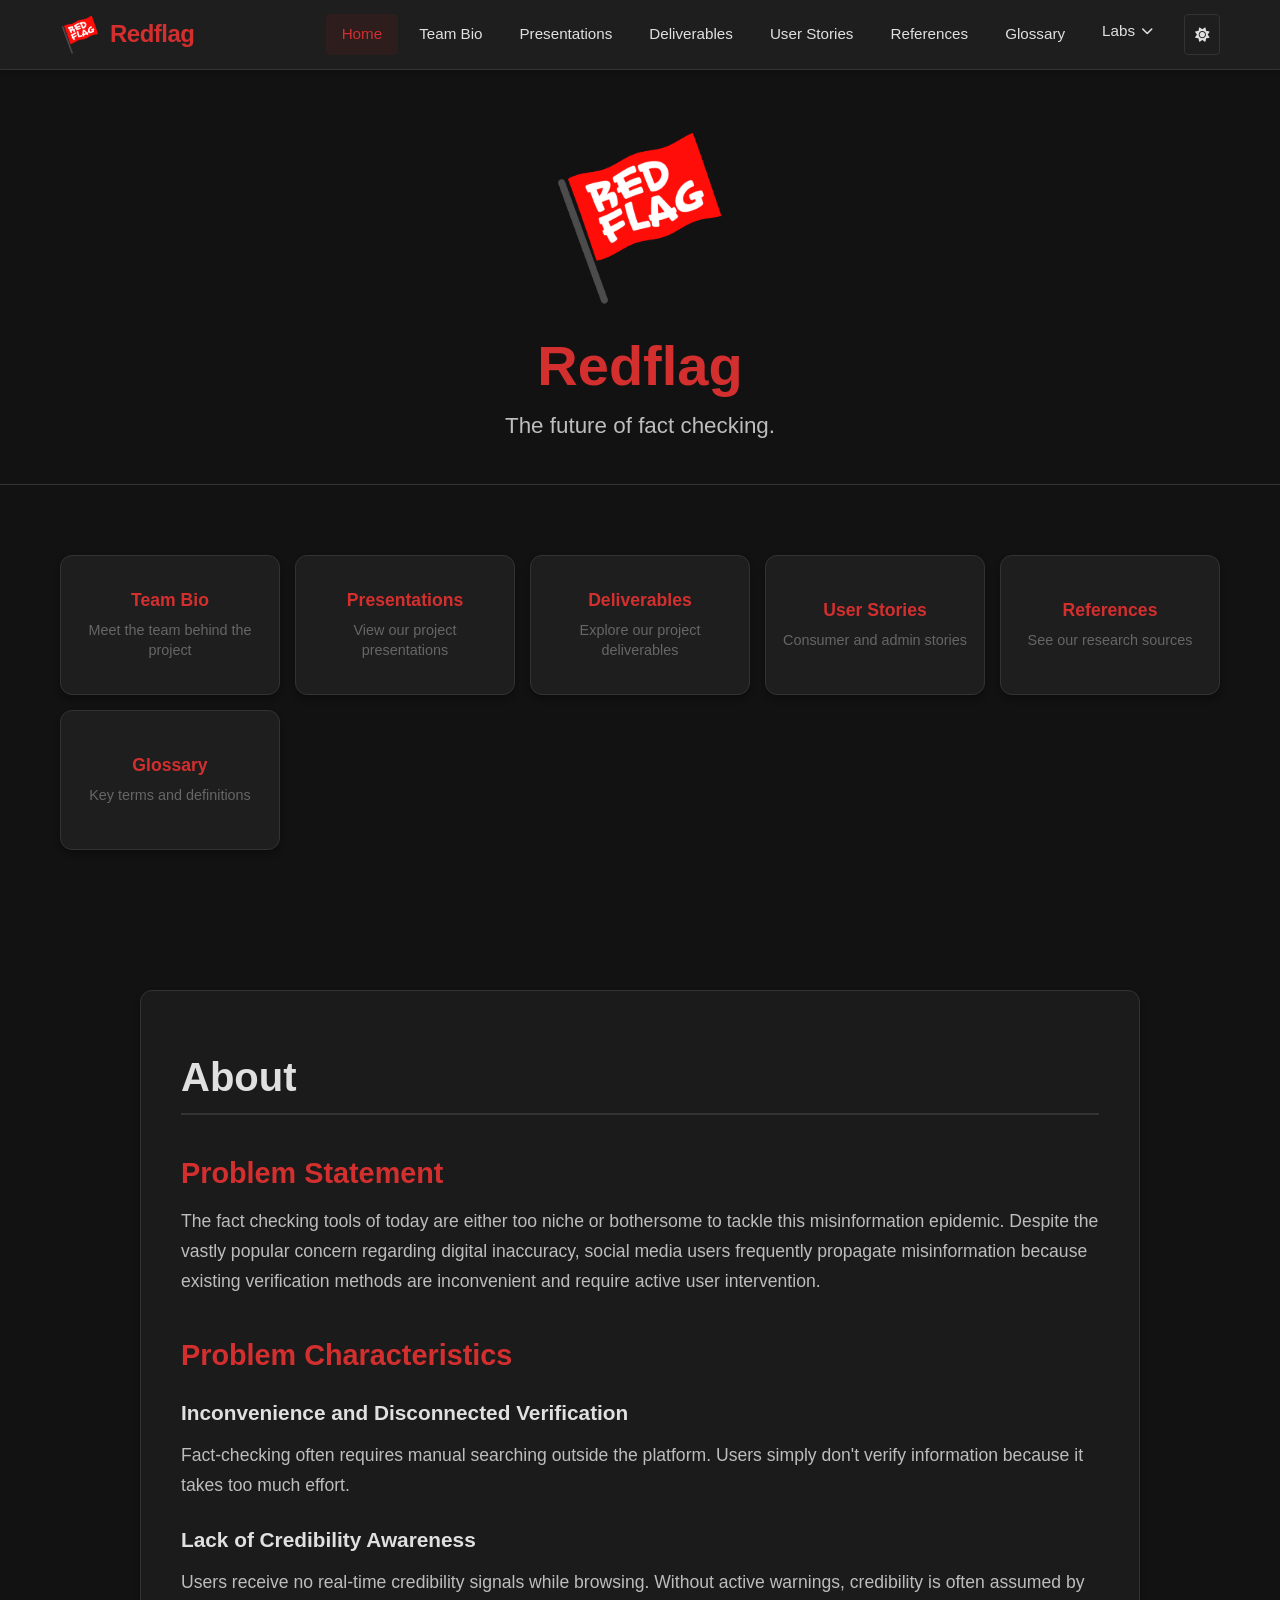
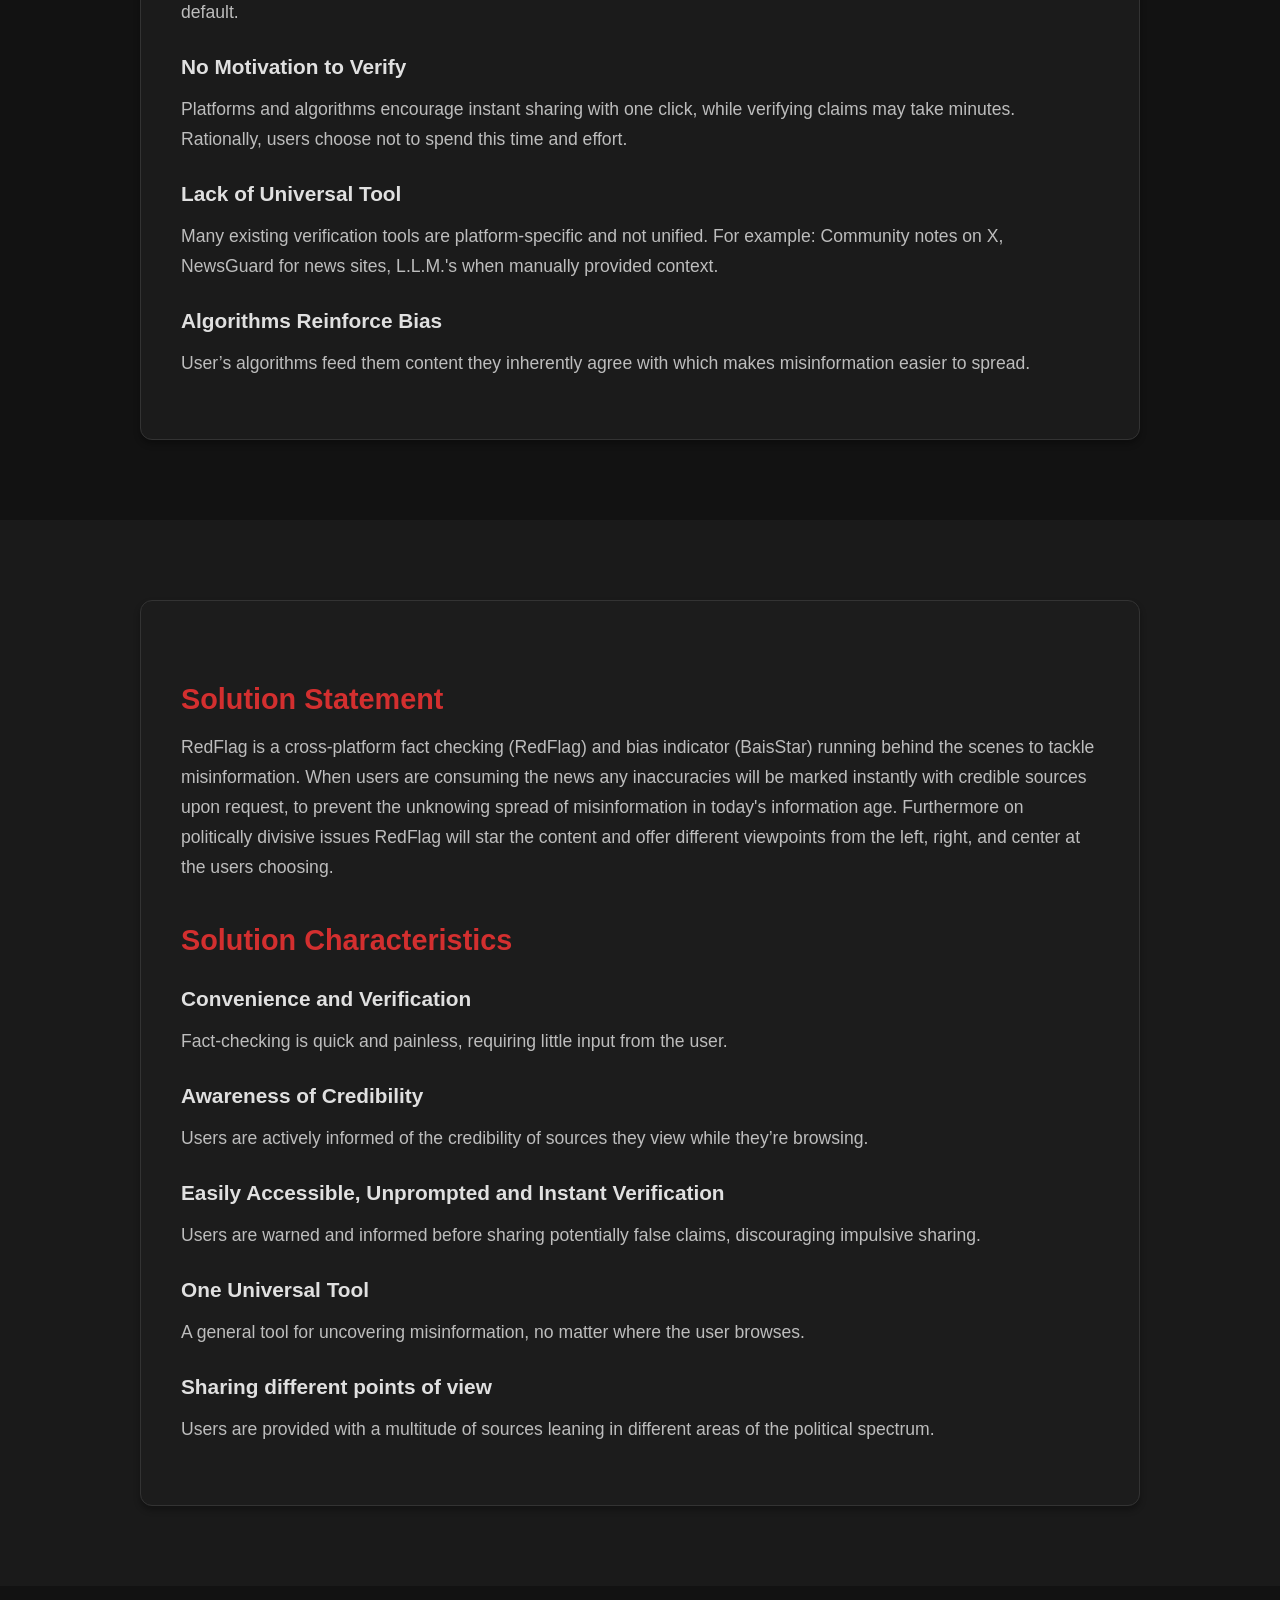
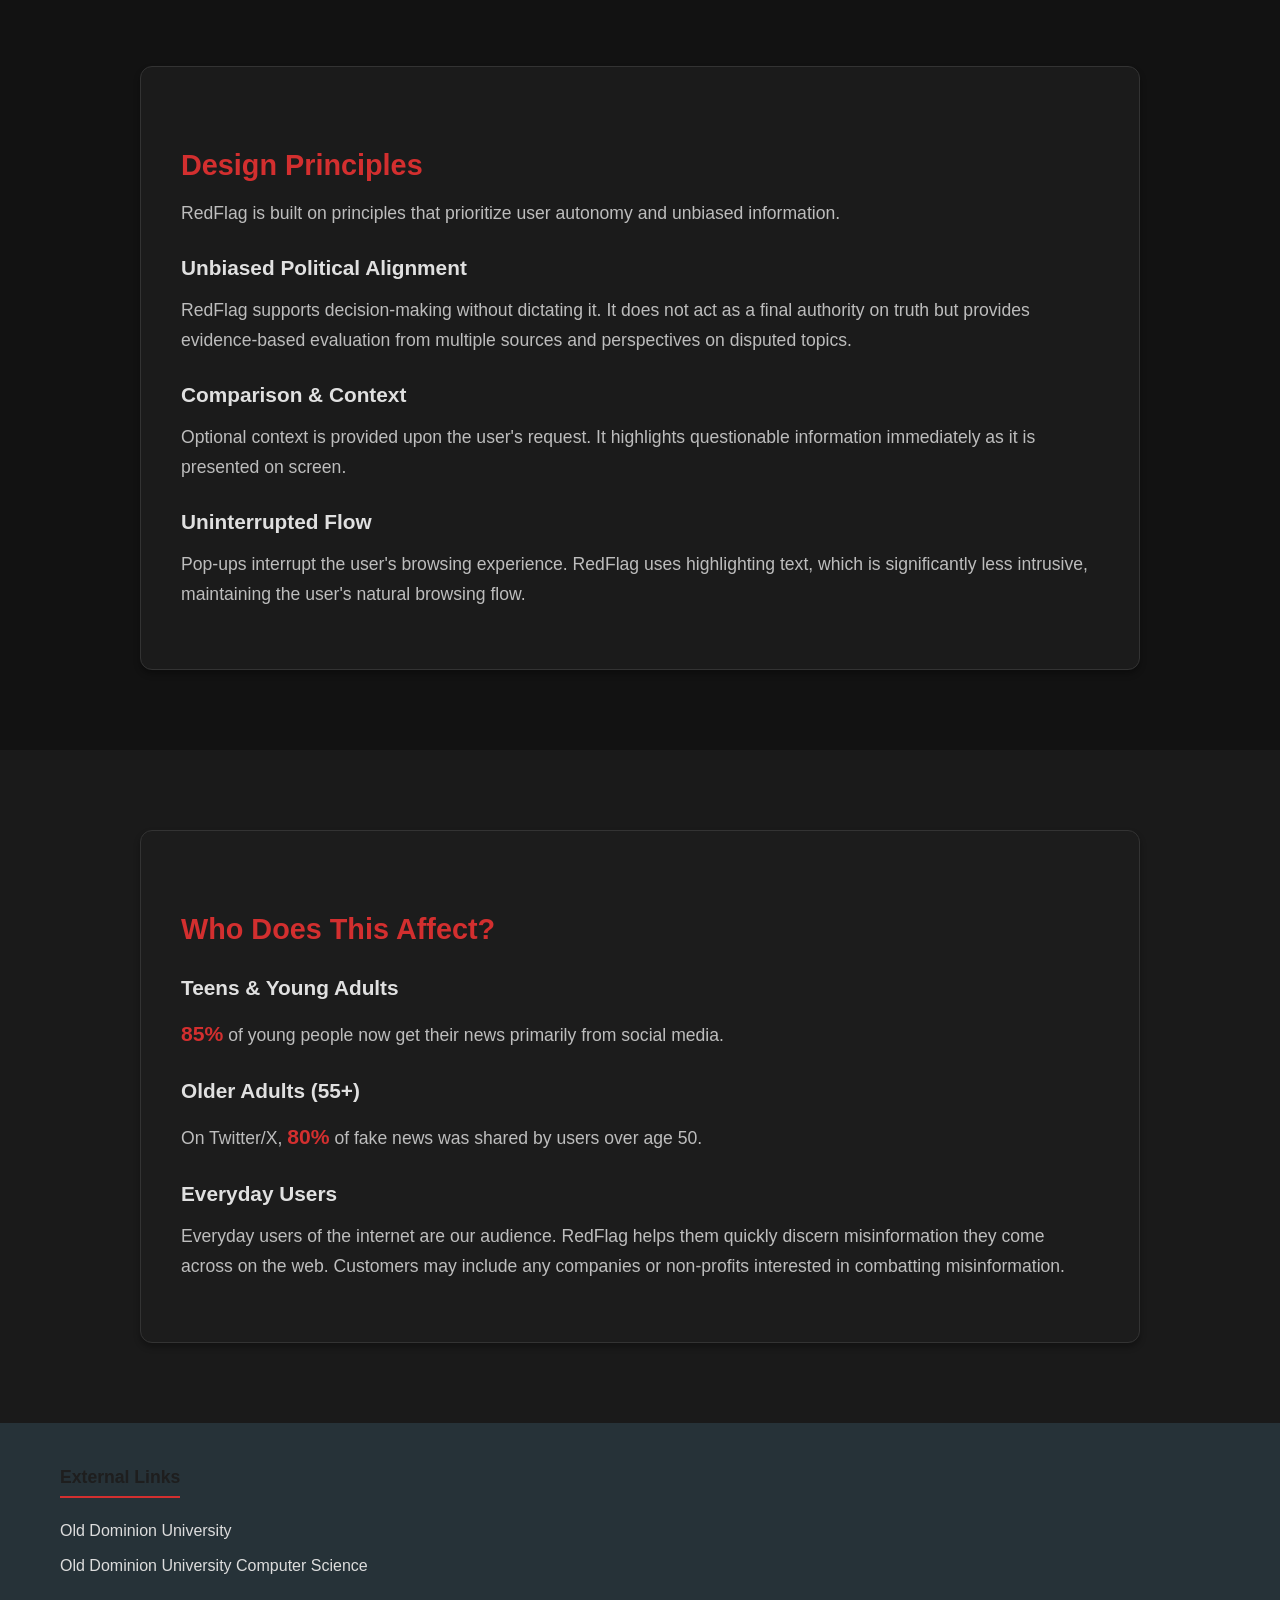
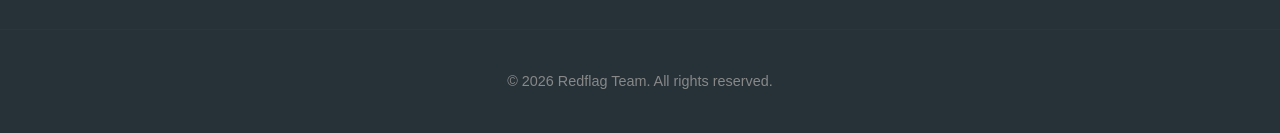
<file: index.html>
<!DOCTYPE html>
<html lang="en">
<head>
    <meta charset="UTF-8">
    <meta name="viewport" content="width=device-width, initial-scale=1.0">
    <title>Redflag</title>
    <link rel="stylesheet" href="css/style.css">
    <link rel="stylesheet" href="https://cdnjs.cloudflare.com/ajax/libs/font-awesome/6.4.0/css/all.min.css">
</head>
<body>

    <nav class="navbar">
        <div class="nav-container">
            <a href="index.html" class="nav-logo">
                <img src="content/images/redflag_logo.png" alt="Redflag Logo">
                Redflag
            </a>
            <div class="nav-tabs">
                <a href="index.html" class="nav-tab active">Home</a>
                <a href="pages/bio.html" class="nav-tab">Team Bio</a>
                <a href="pages/presentations.html" class="nav-tab">Presentations</a>
                <a href="pages/deliverables.html" class="nav-tab">Deliverables</a>
                <a href="pages/user-stories.html" class="nav-tab">User Stories</a>
                <a href="pages/references.html" class="nav-tab">References</a>
                <a href="pages/glossary.html" class="nav-tab">Glossary</a>
                <div class="nav-tab dropdown">
                    <button class="dropdown-toggle" aria-haspopup="true" aria-expanded="false">
                        Labs <i class="fas fa-chevron-down"></i>
                    </button>
                    <div class="dropdown-menu">
                        <a href="pages/labs-original.html">Original</a>
                        <a href="pages/labs-update1.html">Update 1</a>
                        <a href="pages/labs-final.html">Final</a>
                    </div>
                </div>
                <button id="theme-toggle" class="theme-toggle" aria-label="Toggle Dark/Light Mode">
                    <i class="fas fa-sun"></i>
                </button>
            </div>
        </div>
    </nav>

    <header class="hero">
        <img src="content/images/redflag_logo.png" alt="Redflag Logo">
        <h1>Redflag</h1>
        <p>The future of fact checking.</p>
    </header>

    <!-- Animated Navigation Grid -->
    <div class="section-wrapper">
        <section class="animated-grid">
            <a href="pages/bio.html" class="animated-card">
                <h3>Team Bio</h3>
                <p>Meet the team behind the project</p>
            </a>
            <a href="pages/presentations.html" class="animated-card">
                <h3>Presentations</h3>
                <p>View our project presentations</p>
            </a>
            <a href="pages/deliverables.html" class="animated-card">
                <h3>Deliverables</h3>
                <p>Explore our project deliverables</p>
            </a>
            <a href="pages/user-stories.html" class="animated-card">
                <h3>User Stories</h3>
                <p>Consumer and admin stories</p>
            </a>
            <a href="pages/references.html" class="animated-card">
                <h3>References</h3>
                <p>See our research sources</p>
            </a>
            <a href="pages/glossary.html" class="animated-card">
                <h3>Glossary</h3>
                <p>Key terms and definitions</p>
            </a>
        </section>
    </div>

    <main>
        <div class="section-wrapper">
            <div class="content-box">
                <h1>About</h1>
                <h2>Problem Statement</h2>
                <p>The fact checking tools of today are either too niche or bothersome to tackle this misinformation epidemic. Despite the vastly popular concern regarding digital inaccuracy, social media users frequently propagate misinformation because existing verification methods are inconvenient and require active user intervention.</p>
                <div class="divider"></div>

                <h2>Problem Characteristics</h2>
                
                <h3>Inconvenience and Disconnected Verification</h3>
                <p>Fact-checking often requires manual searching outside the platform. Users simply don't verify information because it takes too much effort.</p>
                
                <h3>Lack of Credibility Awareness</h3>
                <p>Users receive no real-time credibility signals while browsing. Without active warnings, credibility is often assumed by default.</p>
                
                <h3>No Motivation to Verify</h3>
                <p>Platforms and algorithms encourage instant sharing with one click, while verifying claims may take minutes. Rationally, users choose not to spend this time and effort.</p>
                
                <h3>Lack of Universal Tool</h3>
                <p>Many existing verification tools are platform-specific and not unified. For example: Community notes on X, NewsGuard for news sites, L.L.M.'s when manually provided context.</p>
                
                <h3>Algorithms Reinforce Bias</h3>
                <p>User’s algorithms feed them content they inherently agree with which makes misinformation easier to spread.</p>
            </div>
        </div>

        <div class="section-wrapper">
            <div class="content-box">
                <h2>Solution Statement</h2>
                <p>RedFlag is a cross-platform fact checking (RedFlag) and bias indicator (BaisStar) running behind the scenes to tackle misinformation. When users are consuming the news any inaccuracies will be marked instantly with credible sources upon request, to prevent the unknowing spread of misinformation in today's information age. Furthermore on politically divisive issues RedFlag will star the content and offer different viewpoints from the left, right, and center at the users choosing.</p>
                <div class="divider"></div>

                <h2>Solution Characteristics</h2>
                
                <h3>Convenience and Verification</h3>
                <p>Fact-checking is quick and painless, requiring little input from the user.</p>
                
                <h3>Awareness of Credibility</h3>
                <p>Users are actively informed of the credibility of sources they view while they’re browsing.</p>
                
                <h3>Easily Accessible, Unprompted and Instant Verification</h3>
                <p>Users are warned and informed before sharing potentially false claims, discouraging impulsive sharing.</p>
                
                <h3>One Universal Tool</h3>
                <p>A general tool for uncovering misinformation, no matter where the user browses.</p>
                
                <h3>Sharing different points of view</h3>
                <p>Users are provided with a multitude of sources leaning in different areas of the political spectrum.</p>
            </div>
        </div>
        
        <div class="section-wrapper">
            <div class="content-box">
                <h2>Design Principles</h2>
                <p>RedFlag is built on principles that prioritize user autonomy and unbiased information.</p>
                
                <h3>Unbiased Political Alignment</h3>
                <p>RedFlag supports decision-making without dictating it. It does not act as a final authority on truth but provides evidence-based evaluation from multiple sources and perspectives on disputed topics.</p>
                
                <h3>Comparison & Context</h3>
                <p>Optional context is provided upon the user's request. It highlights questionable information immediately as it is presented on screen.</p>
                
                <h3>Uninterrupted Flow</h3>
                <p>Pop-ups interrupt the user's browsing experience. RedFlag uses highlighting text, which is significantly less intrusive, maintaining the user's natural browsing flow.</p>
            </div>
        </div>

        <div class="section-wrapper">
            <div class="content-box">
                <h2>Who Does This Affect?</h2>
                <h3>Teens & Young Adults</h3>
                <p><span class="stat-highlight">85%</span> of young people now get their news primarily from social media.</p>
                
                <h3>Older Adults (55+)</h3>
                <p>On Twitter/X, <span class="stat-highlight">80%</span> of fake news was shared by users over age 50.</p>
                
                <h3>Everyday Users</h3>
                <p>Everyday users of the internet are our audience. RedFlag helps them quickly discern misinformation they come across on the web. Customers may include any companies or non-profits interested in combatting misinformation.</p>
            </div>
        </div>
    </main>

    <footer>
        <div class="footer-content">
            <div class="footer-section">
                <h4>External Links</h4>
                <div class="footer-links">
                    <a href="http://www.odu.edu/">Old Dominion University</a>
                    <a href="http://www.cs.odu.edu/">Old Dominion University Computer Science</a>
                </div>
            </div>
        </div>
        <div class="copyright">
            &copy; 2026 Redflag Team. All rights reserved.
        </div>
    </footer>

    <script src="js/script.js"></script>
</body>
</html>
</file>
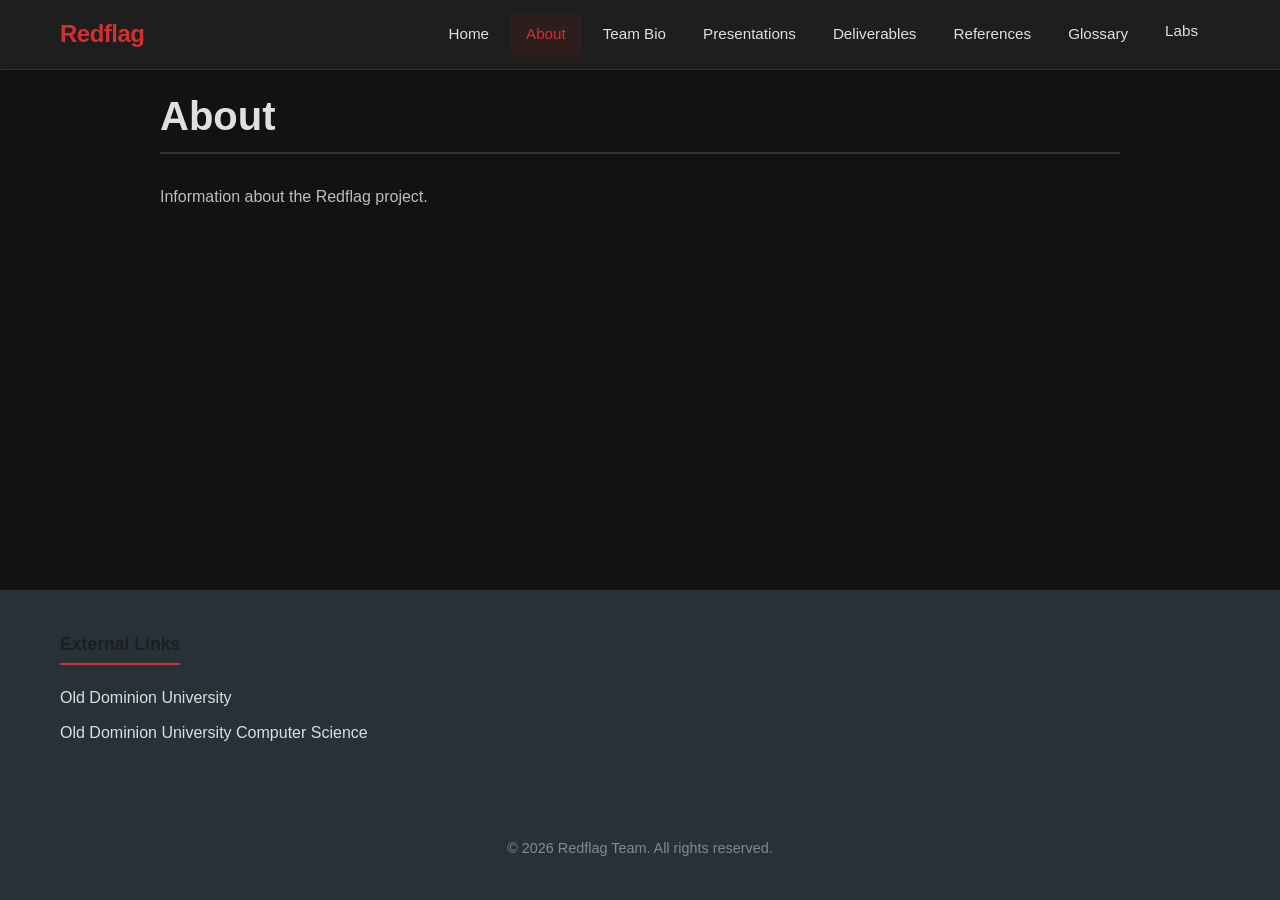
<file: pages/about.html>
<!DOCTYPE html>
<html lang="en">
<head>
    <meta charset="UTF-8">
    <meta name="viewport" content="width=device-width, initial-scale=1.0">
    <title>Redflag</title>
    <link rel="stylesheet" href="../css/style.css">
</head>
<body>

    <nav class="navbar">
        <div class="nav-container">
            <a href="../index.html" class="nav-logo">Redflag</a>
            <div class="nav-tabs">
                <a href="../index.html" class="nav-tab">Home</a>
                <a href="about.html" class="nav-tab active">About</a>
                <a href="bio.html" class="nav-tab">Team Bio</a>
                <a href="presentations.html" class="nav-tab">Presentations</a>
                <a href="deliverables.html" class="nav-tab">Deliverables</a>
                <a href="references.html" class="nav-tab">References</a>
                <a href="glossary.html" class="nav-tab">Glossary</a>
                <div class="nav-tab dropdown">
                    <button class="dropdown-toggle" aria-haspopup="true" aria-expanded="false">
                        Labs <i class="fas fa-chevron-down"></i>
                    </button>
                    <div class="dropdown-menu">
                        <a href="labs-original.html">Original</a>
                        <a href="labs-update1.html">Update 1</a>
                        <a href="labs-final.html">Final</a>
                    </div>
                </div>
            </div>
        </div>
    </nav>

    <main class="content">
        <h1>About</h1>
        <p>Information about the Redflag project.</p>
    </main>

    <footer>
        <div class="footer-content">
            <div class="footer-section">
                <h4>External Links</h4>
                <div class="footer-links">
                    <a href="http://www.odu.edu/">Old Dominion University</a>
                    <a href="http://www.cs.odu.edu/">Old Dominion University Computer Science</a>
                </div>
            </div>
        </div>
        <div class="copyright">
            &copy; 2026 Redflag Team. All rights reserved.
        </div>
    </footer>

</body>
</html>
</file>
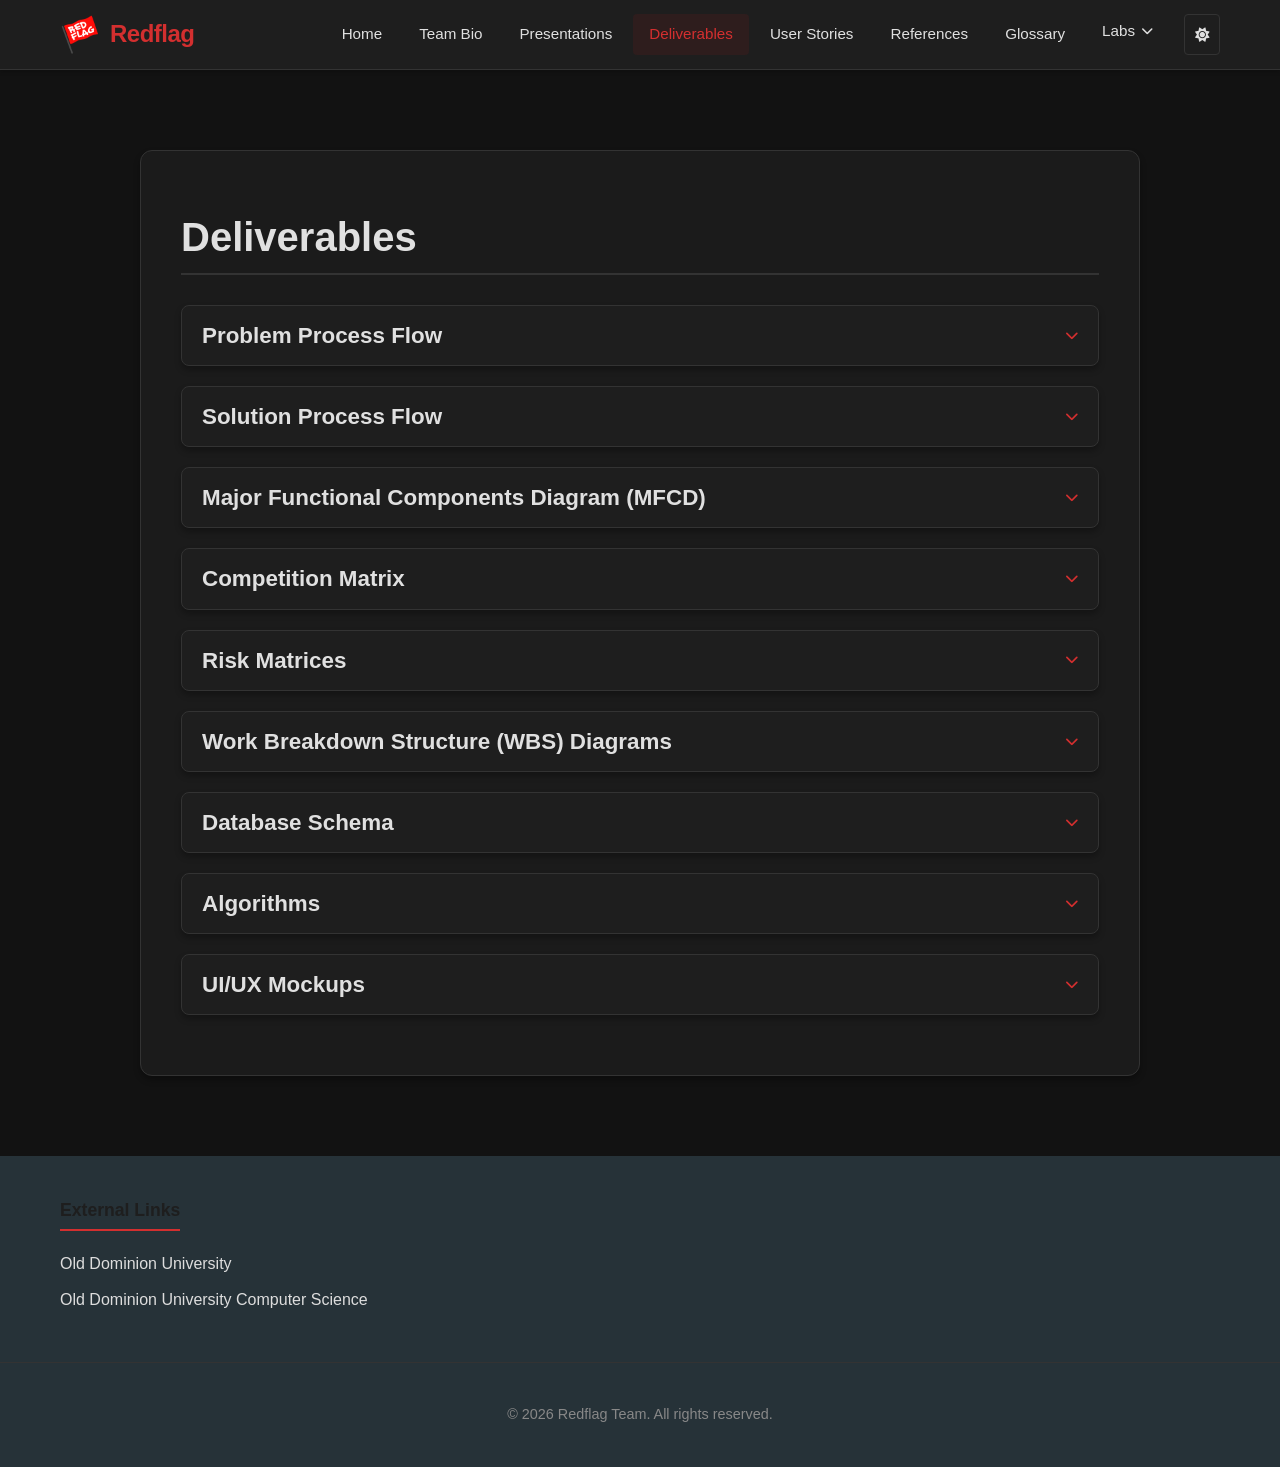
<file: pages/deliverables.html>
<!DOCTYPE html>
<html lang="en">
<head>
    <meta charset="UTF-8">
    <meta name="viewport" content="width=device-width, initial-scale=1.0">
    <title>Redflag</title>
    <link rel="stylesheet" href="../css/style.css">
    <link rel="stylesheet" href="https://cdnjs.cloudflare.com/ajax/libs/font-awesome/6.4.0/css/all.min.css">
</head>
<body>

    <nav class="navbar">
        <div class="nav-container">
            <a href="../index.html" class="nav-logo">
                <img src="../content/images/redflag_logo.png" alt="Redflag Logo">
                Redflag
            </a>
            <div class="nav-tabs">
                <a href="../index.html" class="nav-tab">Home</a>
                <a href="bio.html" class="nav-tab">Team Bio</a>
                <a href="presentations.html" class="nav-tab">Presentations</a>
                <a href="deliverables.html" class="nav-tab active">Deliverables</a>
                <a href="user-stories.html" class="nav-tab">User Stories</a>
                <a href="references.html" class="nav-tab">References</a>
                <a href="glossary.html" class="nav-tab">Glossary</a>
                <div class="nav-tab dropdown">
                    <button class="dropdown-toggle" aria-haspopup="true" aria-expanded="false">
                        Labs <i class="fas fa-chevron-down"></i>
                    </button>
                    <div class="dropdown-menu">
                        <a href="labs-original.html">Original</a>
                        <a href="labs-update1.html">Update 1</a>
                        <a href="labs-final.html">Final</a>
                    </div>
                </div>
                <button id="theme-toggle" class="theme-toggle" aria-label="Toggle Dark/Light Mode">
                    <i class="fas fa-sun"></i>
                </button>
            </div>
        </div>
    </nav>

    <main>
        <div class="section-wrapper">
            <div class="content-box">
                <h1>Deliverables</h1>
                
                <div class="accordion">
                    <div class="accordion-item">
                        <button class="accordion-header">
                            <h2>Problem Process Flow</h2>
                            <i class="fas fa-chevron-down"></i>
                        </button>
                        <div class="accordion-content">
                            <img src="../content/images/problemFlow.png" alt="Problem flow chart">
                        </div>
                    </div>

                    <div class="accordion-item">
                        <button class="accordion-header">
                            <h2>Solution Process Flow</h2>
                            <i class="fas fa-chevron-down"></i>
                        </button>
                        <div class="accordion-content">
                            <img src="../content/images/solutionFlow.png" alt="Solution flow chart">
                        </div>
                    </div>

                    <div class="accordion-item">
                        <button class="accordion-header">
                            <h2>Major Functional Components Diagram (MFCD)</h2>
                            <i class="fas fa-chevron-down"></i>
                        </button>
                        <div class="accordion-content">
                            <img src="../content/images/mfcd.png" alt="Major Functional Components Diagram">
                        </div>
                    </div>

                    <div class="accordion-item">
                        <button class="accordion-header">
                            <h2>Competition Matrix</h2>
                            <i class="fas fa-chevron-down"></i>
                        </button>
                        <div class="accordion-content">
                            <img src="../content/images/competitorMatrix.png" alt="Competition Matrix">
                        </div>
                    </div>

                    <div class="accordion-item">
                        <button class="accordion-header">
                            <h2>Risk Matrices</h2>
                            <i class="fas fa-chevron-down"></i>
                        </button>
                        <div class="accordion-content">
                            <h3>Legal Risk</h3>
                            <img src="../content/images/legalRisk.png" alt="Legal Risk Matrix">
                            
                            <h3>User Risk</h3>
                            <img src="../content/images/userRisk.png" alt="User Risk Matrix">
                            
                            <h3>Technical Risk</h3>
                            <img src="../content/images/technicalRisk.png" alt="Technical Risk Matrix">
                        </div>
                    </div>
                    
                    <div class="accordion-item">
                        <button class="accordion-header">
                            <h2>Work Breakdown Structure (WBS) Diagrams</h2>
                            <i class="fas fa-chevron-down"></i>
                        </button>
                        <div class="accordion-content">
                            <h3>Overview</h3>
                            <img src="../content/images/workBreakdownStructure.png" alt="WBS Overview">

                            <h3>Admin Features</h3>
                            <img src="../content/images/wbsAdminFeatures.png" alt="WBS Admin Features">
                            
                            <h3>API</h3>
                            <img src="../content/images/wbsAPI.png" alt="WBS API">
                            
                            <h3>Backend</h3>
                            <img src="../content/images/wbsBackend.png" alt="WBS Backend">
                            
                            <h3>Database</h3>
                            <img src="../content/images/wbsDatabase.png" alt="WBS Database">
                            
                            <h3>Platform Infrastructure</h3>
                            <img src="../content/images/wbsPlatformInfrastructure.png" alt="WBS Platform Infrastructure">
                            
                            <h3>Testing & Infrastructure</h3>
                            <img src="../content/images/wbsTesting&Infrastructure.png" alt="WBS Testing and Infrastructure">
                            
                            <h3>User Experience Features</h3>
                            <img src="../content/images/wbsUserExperienceFeatures.png" alt="WBS User Experience Features">
                        </div>
                    </div>

                    <div class="accordion-item">
                        <button class="accordion-header">
                            <h2>Database Schema</h2>
                            <i class="fas fa-chevron-down"></i>
                        </button>
                        <div class="accordion-content">
                            <img src="../content/images/databaseSchema.png" alt="Database Schema">
                        </div>
                    </div>

                    <div class="accordion-item">
                        <button class="accordion-header">
                            <h2>Algorithms</h2>
                            <i class="fas fa-chevron-down"></i>
                        </button>
                        <div class="accordion-content">
                            <h3>BiasStar Source Algorithm</h3>
                            <img src="../content/images/biasstarSourceAlgo.png" alt="BiasStar Source Algorithm">
                            
                            <h3>Content Viewing Algorithm</h3>
                            <img src="../content/images/contentViewingAlgo.png" alt="Content Viewing Algorithm">
                            
                            <h3>Explanation Algorithm</h3>
                            <img src="../content/images/explanationAlgo.png" alt="Explanation Algorithm">
                            
                            <h3>Misinformation Scoring Algorithm</h3>
                            <img src="../content/images/misinformationScoringAlgo.png" alt="Misinformation Scoring Algorithm">
                            
                            <h3>Topic Classification Algorithm</h3>
                            <img src="../content/images/topicClassificationAlgo.png" alt="Topic Classification Algorithm">
                        </div>
                    </div>

                    <div class="accordion-item">
                        <button class="accordion-header">
                            <h2>UI/UX Mockups</h2>
                            <i class="fas fa-chevron-down"></i>
                        </button>
                        <div class="accordion-content">
                            <h3>User Interface Mockups</h3>
                            <img src="../content/images/userInterfaceMockup1.png" alt="User Interface Mockup 1">
                            <img src="../content/images/userInterfaceMockup2.png" alt="User Interface Mockup 2">
                            
                            <h3>Admin Interface Mockups</h3>
                            <img src="../content/images/adminInterfaceMockup1.png" alt="Admin Interface Mockup 1">
                            <img src="../content/images/adminInterfaceMockup2.png" alt="Admin Interface Mockup 2">
                            <img src="../content/images/adminInterfaceMockup3.png" alt="Admin Interface Mockup 3">
                            <img src="../content/images/adminInterfaceMockup4.png" alt="Admin Interface Mockup 4">
                        </div>
                    </div>
                </div>

            </div>
        </div>
    </main>

    <footer>
        <div class="footer-content">
            <div class="footer-section">
                <h4>External Links</h4>
                <div class="footer-links">
                    <a href="http://www.odu.edu/">Old Dominion University</a>
                    <a href="http://www.cs.odu.edu/">Old Dominion University Computer Science</a>
                </div>
            </div>
        </div>
        <div class="copyright">
            &copy; 2026 Redflag Team. All rights reserved.
        </div>
    </footer>

    <script src="../js/script.js"></script>
    <script>
        // Simple accordion functionality
        document.querySelectorAll('.accordion-header').forEach(button => {
            button.addEventListener('click', () => {
                const content = button.nextElementSibling;
                const isActive = button.classList.contains('active');
                
                // Close all other accordions
                document.querySelectorAll('.accordion-header').forEach(b => {
                    b.classList.remove('active');
                    b.nextElementSibling.style.maxHeight = null;
                    b.querySelector('i').style.transform = 'rotate(0deg)';
                });

                if (!isActive) {
                    button.classList.add('active');
                    content.style.maxHeight = content.scrollHeight + "px";
                    button.querySelector('i').style.transform = 'rotate(180deg)';
                }
            });
        });
    </script>
</body>
</html>
</file>
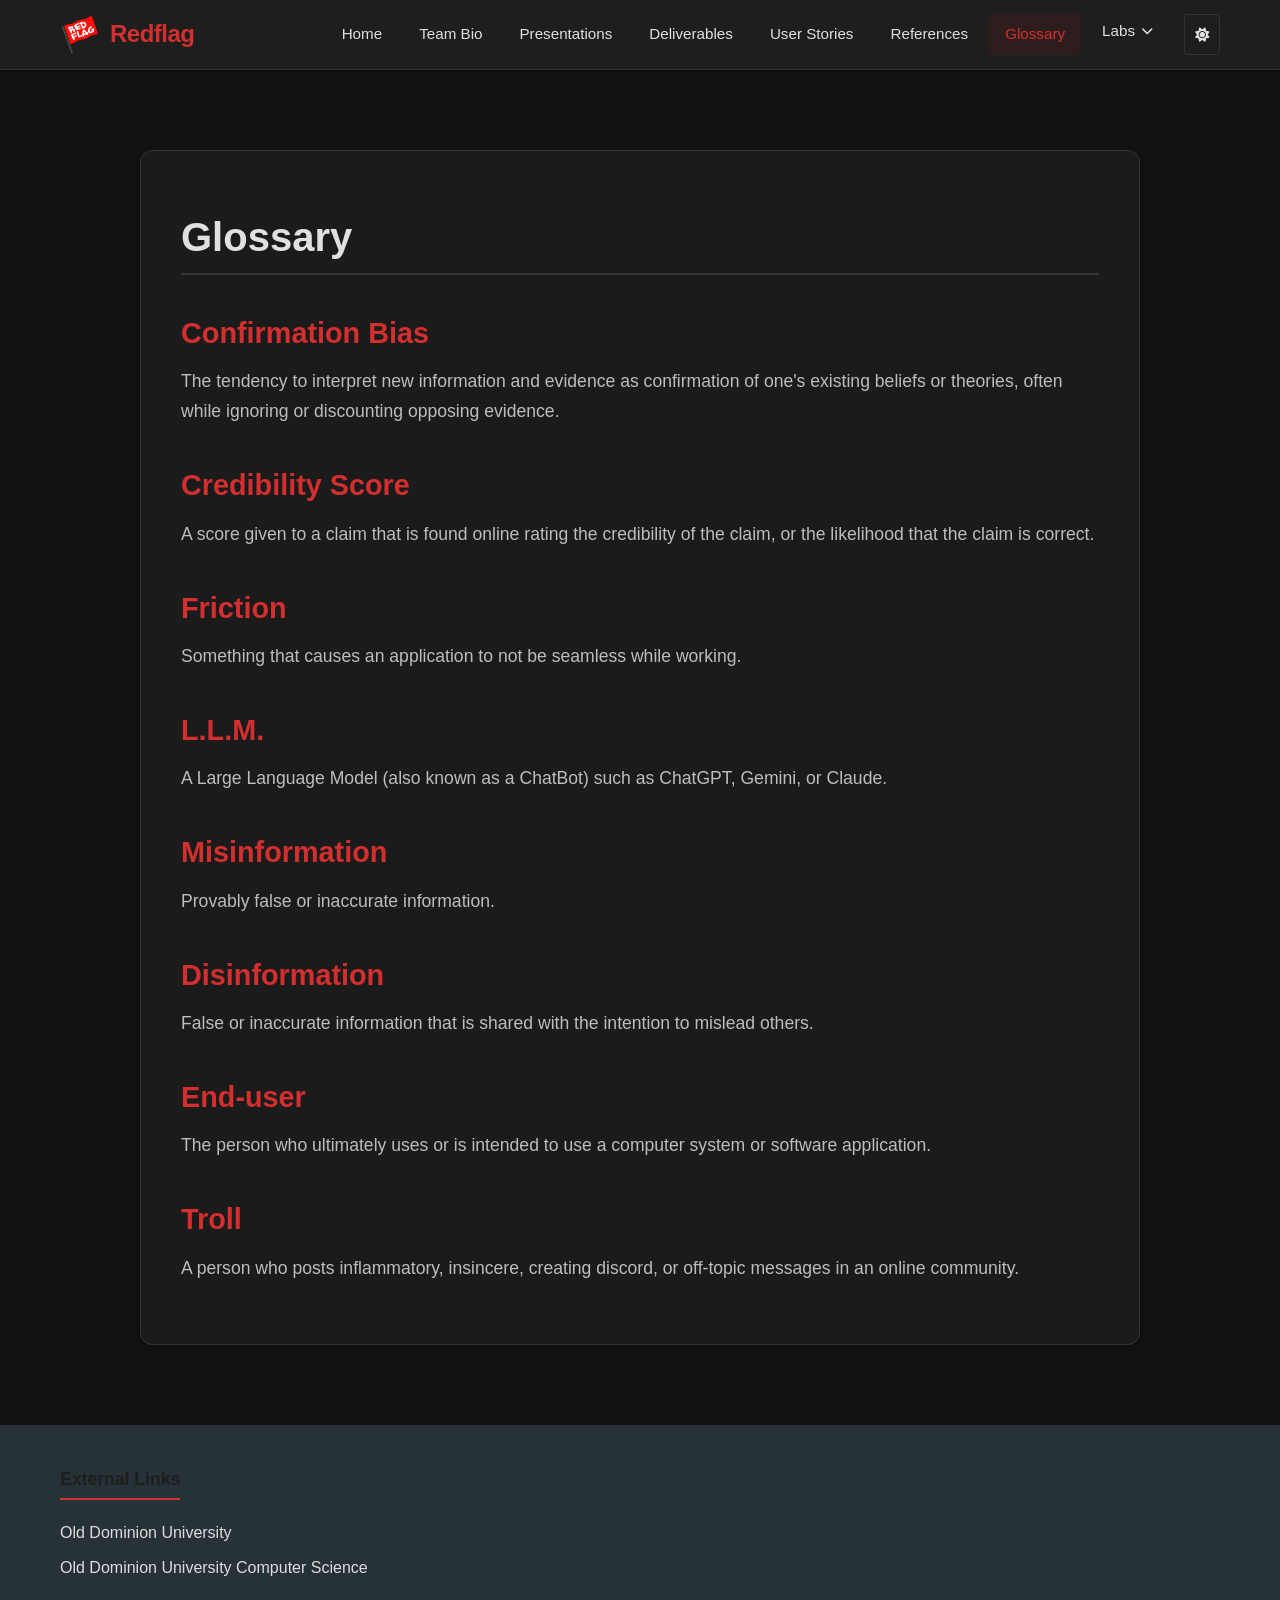
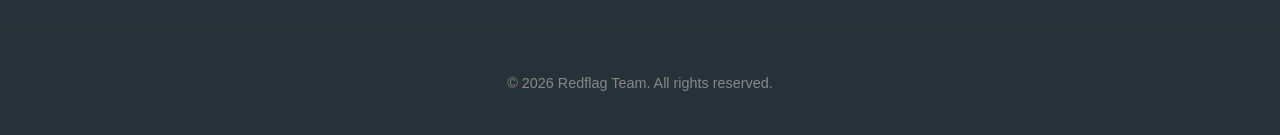
<file: pages/glossary.html>
<!DOCTYPE html>
<html lang="en">
<head>
    <meta charset="UTF-8">
    <meta name="viewport" content="width=device-width, initial-scale=1.0">
    <title>Redflag - Glossary</title>
    <link rel="stylesheet" href="../css/style.css">
    <link rel="stylesheet" href="https://cdnjs.cloudflare.com/ajax/libs/font-awesome/6.4.0/css/all.min.css">
</head>
<body>

    <nav class="navbar">
        <div class="nav-container">
            <a href="../index.html" class="nav-logo">
                <img src="../content/images/redflag_logo.png" alt="Redflag Logo">
                Redflag
            </a>
            <div class="nav-tabs">
                <a href="../index.html" class="nav-tab">Home</a>
                <a href="bio.html" class="nav-tab">Team Bio</a>
                <a href="presentations.html" class="nav-tab">Presentations</a>
                <a href="deliverables.html" class="nav-tab">Deliverables</a>
                <a href="user-stories.html" class="nav-tab">User Stories</a>
                <a href="references.html" class="nav-tab">References</a>
                <a href="glossary.html" class="nav-tab active">Glossary</a>
                <div class="nav-tab dropdown">
                    <button class="dropdown-toggle" aria-haspopup="true" aria-expanded="false">
                        Labs <i class="fas fa-chevron-down"></i>
                    </button>
                    <div class="dropdown-menu">
                        <a href="labs-original.html">Original</a>
                        <a href="labs-update1.html">Update 1</a>
                        <a href="labs-final.html">Final</a>
                    </div>
                </div>
                <button id="theme-toggle" class="theme-toggle" aria-label="Toggle Dark/Light Mode">
                    <i class="fas fa-sun"></i>
                </button>
            </div>
        </div>
    </nav>

    <main>
        <div class="section-wrapper">
            <div class="content-box">
                <h1>Glossary</h1>
                

                <h2>Confirmation Bias</h2>
                <p>The tendency to interpret new information and evidence as confirmation of one's existing beliefs or theories, often while ignoring or discounting opposing evidence.</p>
                
                <h2>Credibility Score</h2>
                <p>A score given to a claim that is found online rating the credibility of the claim, or the likelihood that the claim is correct.</p>

                <h2>Friction</h2>
                <p>Something that causes an application to not be seamless while working.</p>
                
                <h2>L.L.M.</h2>
                <p>A Large Language Model (also known as a ChatBot) such as ChatGPT, Gemini, or Claude.</p>
                
                <h2>Misinformation</h2>
                <p>Provably false or inaccurate information.</p>
                
                <h2>Disinformation</h2>
                <p>False or inaccurate information that is shared with the intention to mislead others.</p>
                
                <h2>End-user</h2>
                <p>The person who ultimately uses or is intended to use a computer system or software application.</p>
                
                <h2>Troll</h2>
                <p>A person who posts inflammatory, insincere, creating discord, or off-topic messages in an online community.</p>
            </div>
        </div>
    </main>

    <footer>
        <div class="footer-content">
            <div class="footer-section">
                <h4>External Links</h4>
                <div class="footer-links">
                    <a href="http://www.odu.edu/">Old Dominion University</a>
                    <a href="http://www.cs.odu.edu/">Old Dominion University Computer Science</a>
                </div>
            </div>
        </div>
        <div class="copyright">
            &copy; 2026 Redflag Team. All rights reserved.
        </div>
    </footer>

    <script src="../js/script.js"></script>
</body>
</html>
</file>
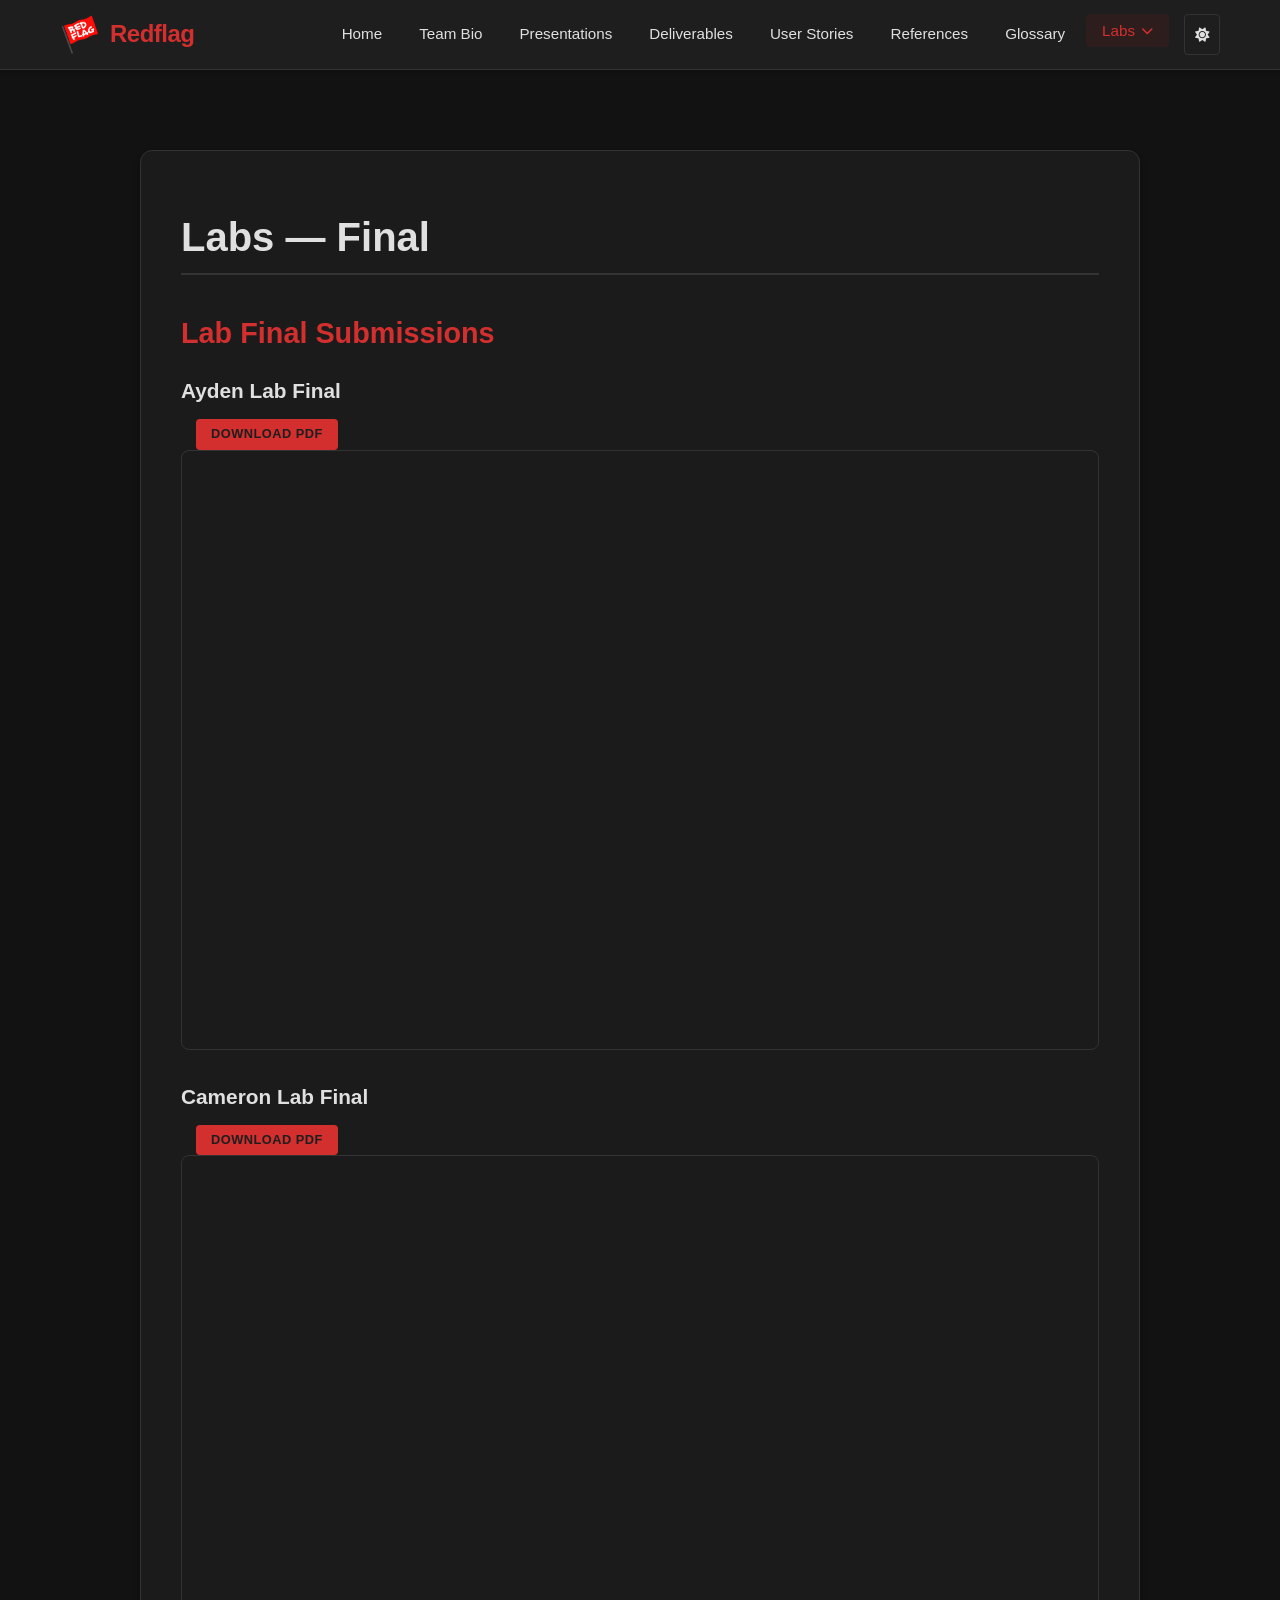
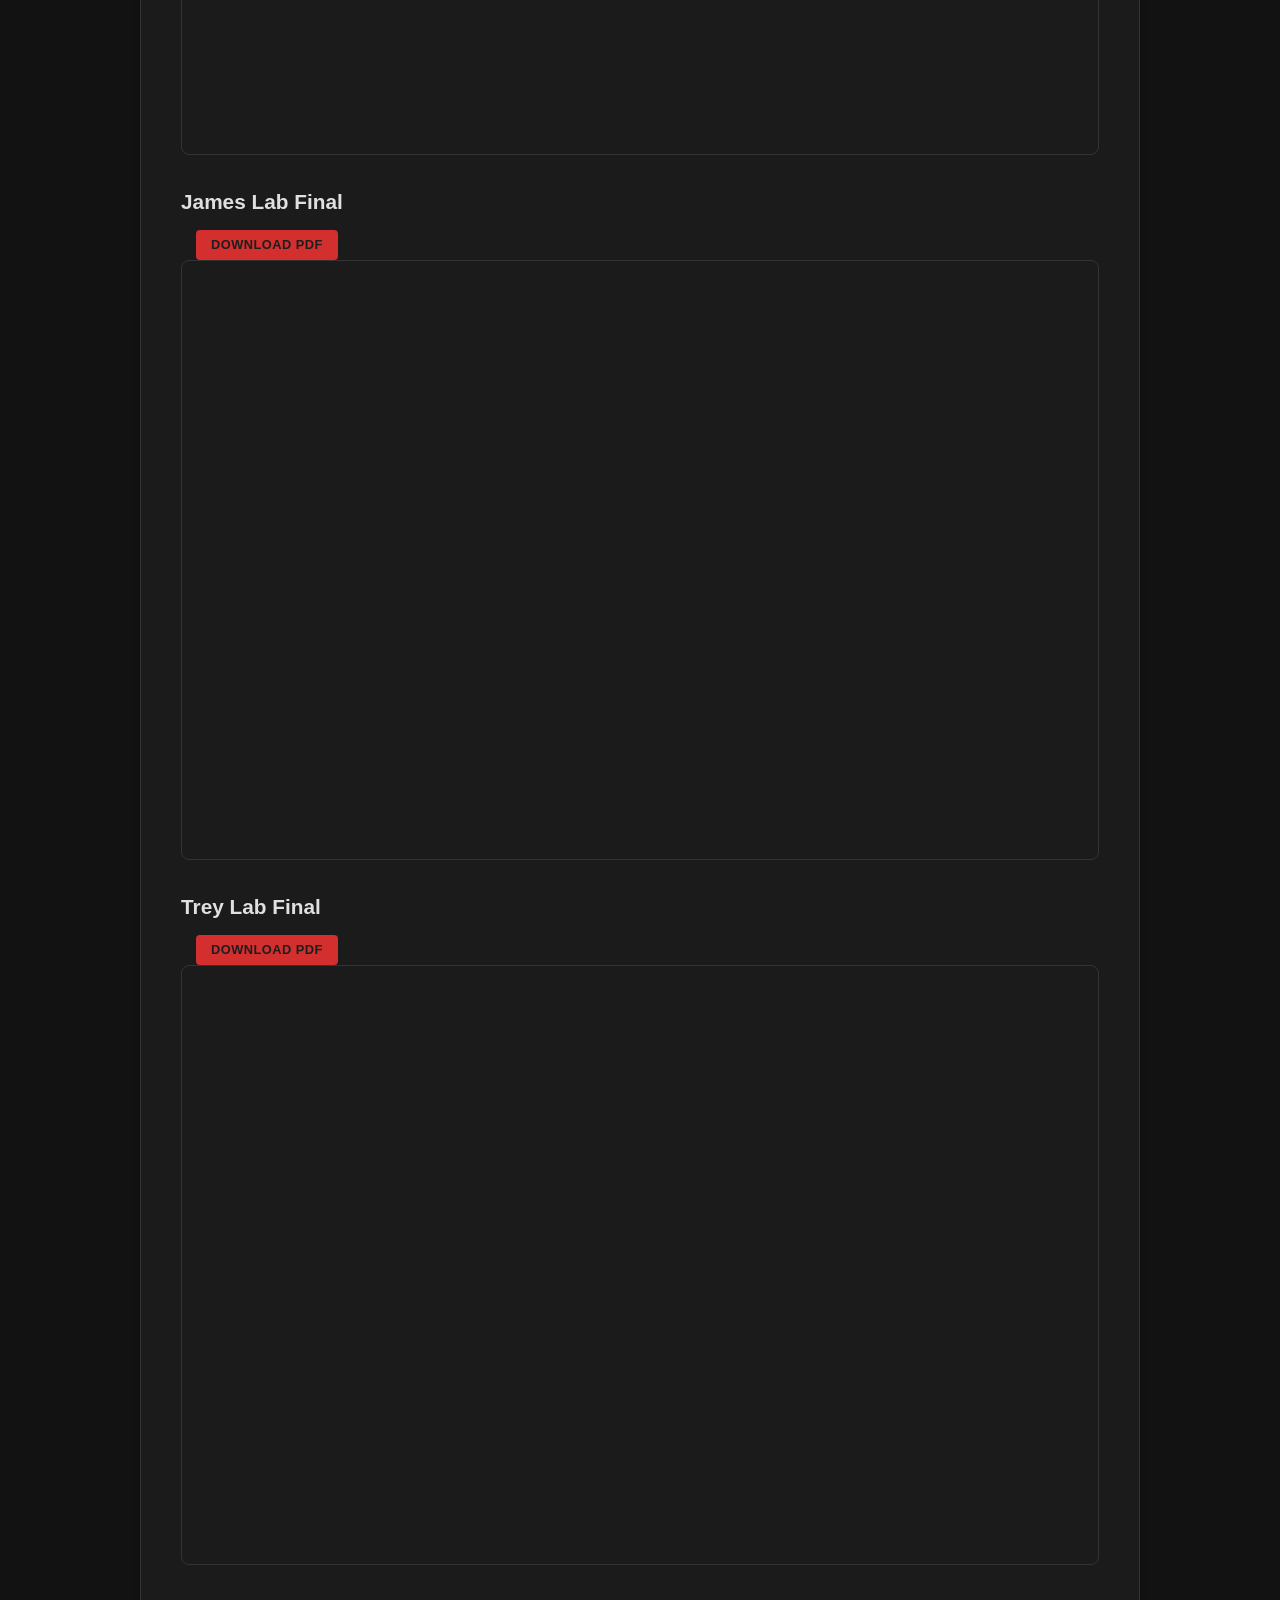
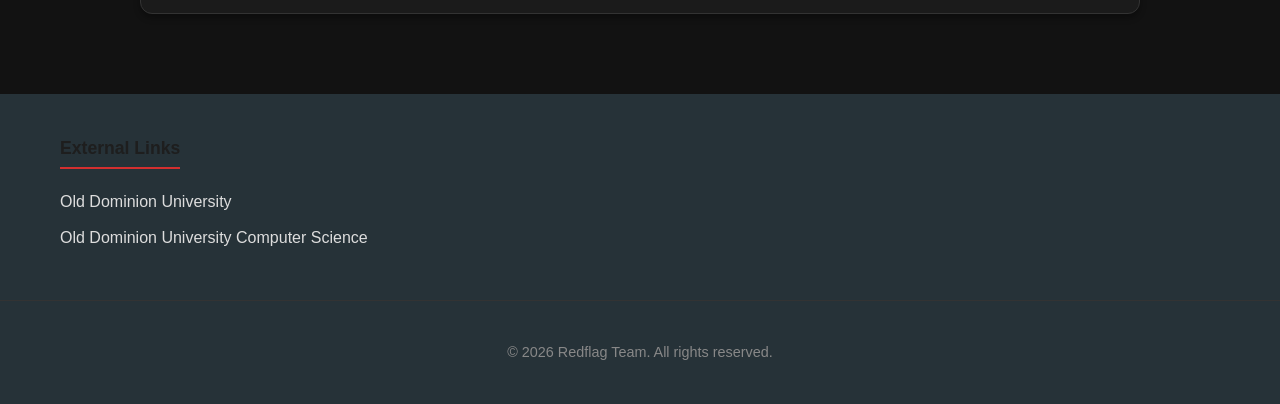
<file: pages/labs-final.html>
<!DOCTYPE html>
<html lang="en">
<head>
    <meta charset="UTF-8">
    <meta name="viewport" content="width=device-width, initial-scale=1.0">
    <title>Redflag</title>
    <link rel="stylesheet" href="../css/style.css">
    <link rel="stylesheet" href="https://cdnjs.cloudflare.com/ajax/libs/font-awesome/6.4.0/css/all.min.css">
</head>
<body>

    <nav class="navbar">
        <div class="nav-container">
            <a href="../index.html" class="nav-logo">
                <img src="../content/images/redflag_logo.png" alt="Redflag Logo">
                Redflag
            </a>
            <div class="nav-tabs">
                <a href="../index.html" class="nav-tab">Home</a>
                <a href="bio.html" class="nav-tab">Team Bio</a>
                <a href="presentations.html" class="nav-tab">Presentations</a>
                <a href="deliverables.html" class="nav-tab">Deliverables</a>
                <a href="user-stories.html" class="nav-tab">User Stories</a>
                <a href="references.html" class="nav-tab">References</a>
                <a href="glossary.html" class="nav-tab">Glossary</a>
                <div class="nav-tab dropdown">
                    <button class="dropdown-toggle active" aria-haspopup="true" aria-expanded="false">
                        Labs <i class="fas fa-chevron-down"></i>
                    </button>
                    <div class="dropdown-menu">
                        <a href="labs-original.html">Original</a>
                        <a href="labs-update1.html">Update 1</a>
                        <a href="labs-final.html">Final</a>
                    </div>
                </div>
                <button id="theme-toggle" class="theme-toggle" aria-label="Toggle Dark/Light Mode">
                    <i class="fas fa-sun"></i>
                </button>
            </div>
        </div>
    </nav>


    <main>
        <div class="section-wrapper">
            <div class="content-box">
                <h1>Labs — Final</h1>
                <h2>Lab Final Submissions</h2>

                <h3>Ayden Lab Final</h3>
                <div class="presentation-container">
                    <h4><a href="../content/pdf/labs/final/AydenLabFinal1.pdf" class="download-link" download>Download PDF</a></h4>
                    <iframe src="../content/pdf/labs/final/AydenLabFinal1.pdf" width="100%" height="600px" style="border: 1px solid var(--border-color); border-radius: 8px;">
                        <p>This browser does not support PDFs. 
                            <a href="../content/pdf/labs/final/AydenLabFinal1.pdf">Download the PDF</a> to view it.
                        </p>
                    </iframe>
                </div>

                <h3>Cameron Lab Final</h3>
                <div class="presentation-container">
                    <h4><a href="../content/pdf/labs/final/CameronLabFinal1.pdf" class="download-link" download>Download PDF</a></h4>
                    <iframe src="../content/pdf/labs/final/CameronLabFinal1.pdf" width="100%" height="600px" style="border: 1px solid var(--border-color); border-radius: 8px;">
                        <p>This browser does not support PDFs. 
                            <a href="../content/pdf/labs/final/CameronLabFinal1.pdf">Download the PDF</a> to view it.
                        </p>
                    </iframe>
                </div>

                <h3>James Lab Final</h3>
                <div class="presentation-container">
                    <h4><a href="../content/pdf/labs/final/JamesLabFinal1.pdf" class="download-link" download>Download PDF</a></h4>
                    <iframe src="../content/pdf/labs/final/JamesLabFinal1.pdf" width="100%" height="600px" style="border: 1px solid var(--border-color); border-radius: 8px;">
                        <p>This browser does not support PDFs. 
                            <a href="../content/pdf/labs/final/JamesLabFinal1.pdf">Download the PDF</a> to view it.
                        </p>
                    </iframe>
                </div>

                <h3>Trey Lab Final</h3>
                <div class="presentation-container">
                    <h4><a href="../content/pdf/labs/final/TreyLabFinal1.pdf" class="download-link" download>Download PDF</a></h4>
                    <iframe src="../content/pdf/labs/final/TreyLabFinal1.pdf" width="100%" height="600px" style="border: 1px solid var(--border-color); border-radius: 8px;">
                        <p>This browser does not support PDFs. 
                            <a href="../content/pdf/labs/final/TreyLabFinal1.pdf">Download the PDF</a> to view it.
                        </p>
                    </iframe>
                </div>
            </div>
        </div>
    </main>

    <footer>
        <div class="footer-content">
            <div class="footer-section">
                <h4>External Links</h4>
                <div class="footer-links">
                    <a href="http://www.odu.edu/">Old Dominion University</a>
                    <a href="http://www.cs.odu.edu/">Old Dominion University Computer Science</a>
                </div>
            </div>
        </div>
        <div class="copyright">
            &copy; 2026 Redflag Team. All rights reserved.
        </div>
    </footer>

    <script src="../js/script.js"></script>
</body>
</html>
</file>
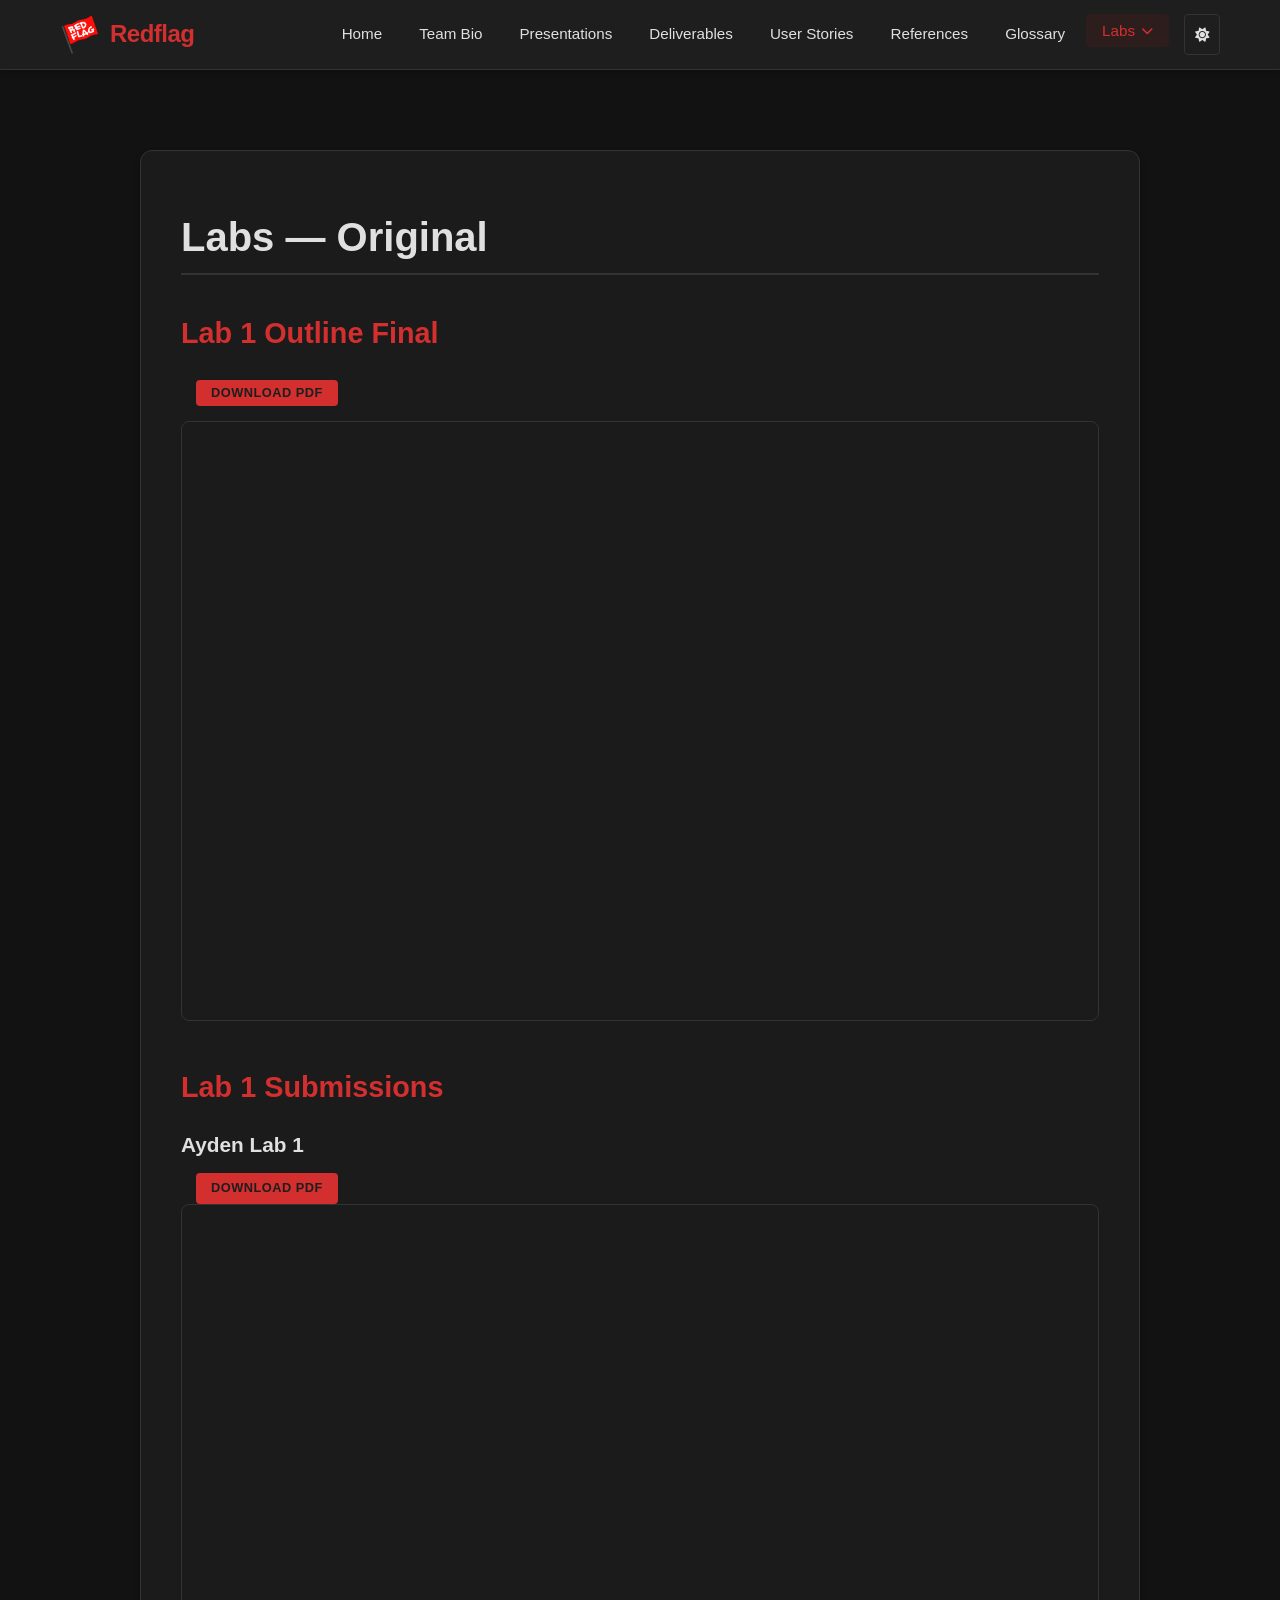
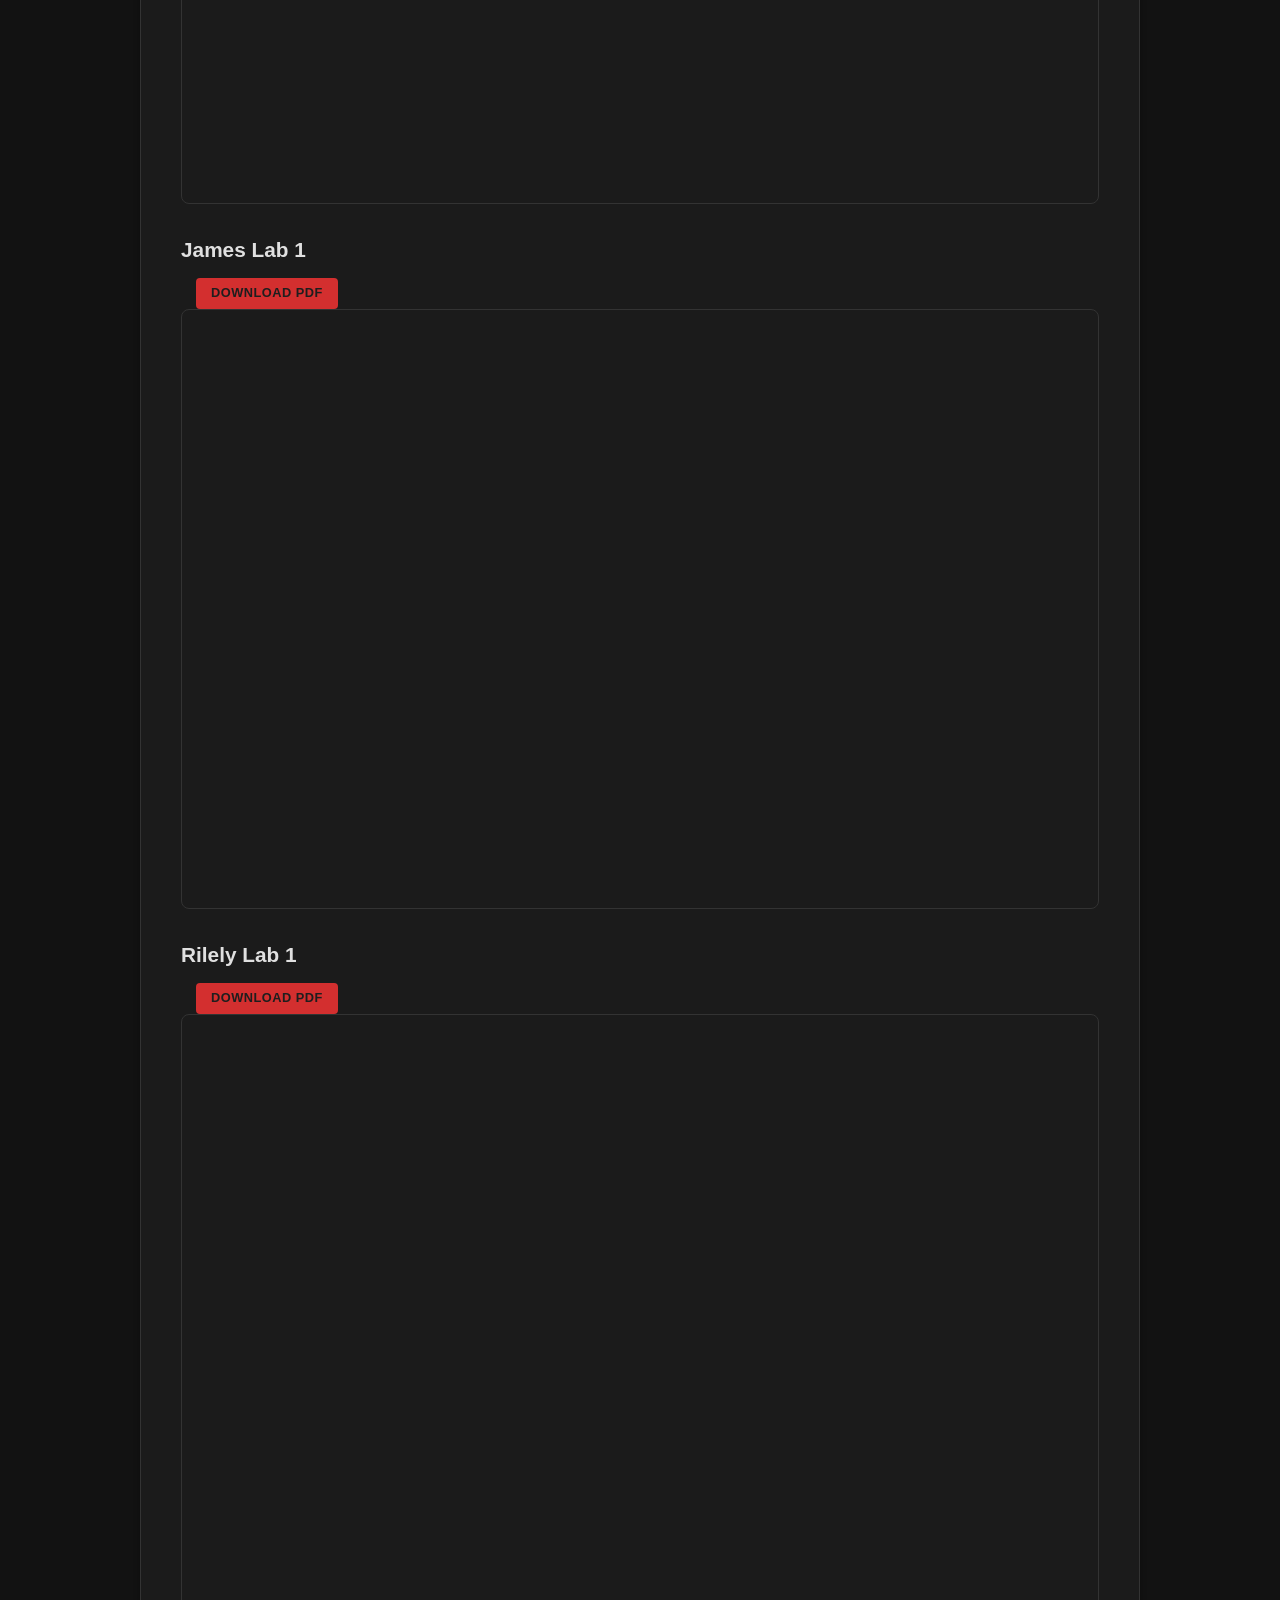
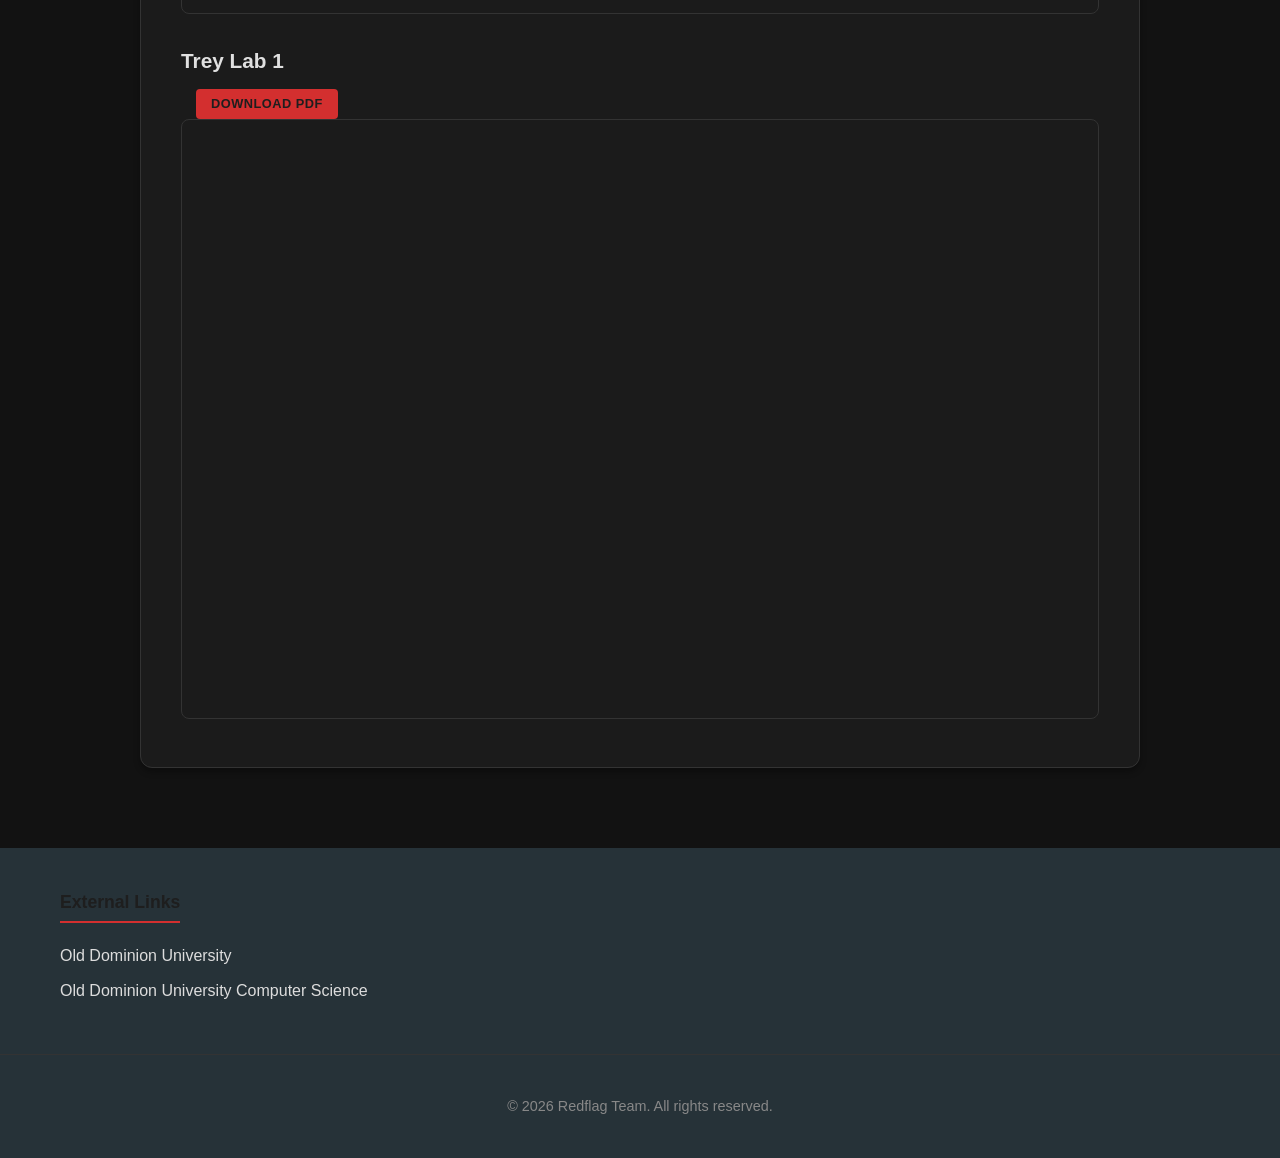
<file: pages/labs-original.html>
<!DOCTYPE html>
<html lang="en">
<head>
    <meta charset="UTF-8">
    <meta name="viewport" content="width=device-width, initial-scale=1.0">
    <title>Redflag</title>
    <link rel="stylesheet" href="../css/style.css">
    <link rel="stylesheet" href="https://cdnjs.cloudflare.com/ajax/libs/font-awesome/6.4.0/css/all.min.css">
</head>
<body>

    <nav class="navbar">
        <div class="nav-container">
            <a href="../index.html" class="nav-logo">
                <img src="../content/images/redflag_logo.png" alt="Redflag Logo">
                Redflag
            </a>
            <div class="nav-tabs">
                <a href="../index.html" class="nav-tab">Home</a>
                <a href="bio.html" class="nav-tab">Team Bio</a>
                <a href="presentations.html" class="nav-tab">Presentations</a>
                <a href="deliverables.html" class="nav-tab">Deliverables</a>
                <a href="user-stories.html" class="nav-tab">User Stories</a>
                <a href="references.html" class="nav-tab">References</a>
                <a href="glossary.html" class="nav-tab">Glossary</a>
                <div class="nav-tab dropdown">
                    <button class="dropdown-toggle active" aria-haspopup="true" aria-expanded="false">
                        Labs <i class="fas fa-chevron-down"></i>
                    </button>
                    <div class="dropdown-menu">
                        <a href="labs-original.html">Original</a>
                        <a href="labs-update1.html">Update 1</a>
                    </div>
                </div>
                <button id="theme-toggle" class="theme-toggle" aria-label="Toggle Dark/Light Mode">
                    <i class="fas fa-sun"></i>
                </button>
            </div>
        </div>
    </nav>


    <main>
        <div class="section-wrapper">
            <div class="content-box">
                <h1>Labs — Original</h1>
                <h2>Lab 1 Outline Final</h2>
                <div class="presentation-container">
                    <h3><a href="../content/pdf/labs/original/OutlineLab1.pdf" class="download-link" download>Download PDF</a></h3>
                    <iframe src="../content/pdf/labs/original/OutlineLab1.pdf" width="100%" height="600px" style="border: 1px solid var(--border-color); border-radius: 8px;">
                        <p>This browser does not support PDFs. 
                            <a href="../content/pdf/labs/original/OutlineLab1.pdf">Download the PDF</a> to view it.
                        </p>
                    </iframe>
                </div>
                <div class="divider"></div>
                <h2>Lab 1 Submissions</h2>
                
                <h3>Ayden Lab 1</h3>
                <div class="presentation-container">
                    <h4><a href="../content/pdf/labs/original/AydenLab1.pdf" class="download-link" download>Download PDF</a></h4>
                    <iframe src="../content/pdf/labs/original/AydenLab1.pdf" width="100%" height="600px" style="border: 1px solid var(--border-color); border-radius: 8px;">
                        <p>This browser does not support PDFs. 
                            <a href="../content/pdf/labs/original/AydenLab1.pdf">Download the PDF</a> to view it.
                        </p>
                    </iframe>
                </div>

                <h3>James Lab 1</h3>
                <div class="presentation-container">
                    <h4><a href="../content/pdf/labs/original/JamesLab1.pdf" class="download-link" download>Download PDF</a></h4>
                    <iframe src="../content/pdf/labs/original/JamesLab1.pdf" width="100%" height="600px" style="border: 1px solid var(--border-color); border-radius: 8px;">
                        <p>This browser does not support PDFs. 
                            <a href="../content/pdf/labs/original/JamesLab1.pdf">Download the PDF</a> to view it.
                        </p>
                    </iframe>
                </div>

                <h3>Rilely Lab 1</h3>
                <div class="presentation-container">
                    <h4><a href="../content/pdf/labs/original/RilelyLab1.pdf" class="download-link" download>Download PDF</a></h4>
                    <iframe src="../content/pdf/labs/original/RilelyLab1.pdf" width="100%" height="600px" style="border: 1px solid var(--border-color); border-radius: 8px;">
                        <p>This browser does not support PDFs. 
                            <a href="../content/pdf/labs/original/RilelyLab1.pdf">Download the PDF</a> to view it.
                        </p>
                    </iframe>
                </div>

                <h3>Trey Lab 1</h3>
                <div class="presentation-container">
                    <h4><a href="../content/pdf/labs/original/TreyLab1.pdf" class="download-link" download>Download PDF</a></h4>
                    <iframe src="../content/pdf/labs/original/TreyLab1.pdf" width="100%" height="600px" style="border: 1px solid var(--border-color); border-radius: 8px;">
                        <p>This browser does not support PDFs. 
                            <a href="../content/pdf/labs/original/TreyLab1.pdf">Download the PDF</a> to view it.
                        </p>
                    </iframe>
                </div>
            </div>
        </div>
    </main>

    <footer>
        <div class="footer-content">
            <div class="footer-section">
                <h4>External Links</h4>
                <div class="footer-links">
                    <a href="http://www.odu.edu/">Old Dominion University</a>
                    <a href="http://www.cs.odu.edu/">Old Dominion University Computer Science</a>
                </div>
            </div>
        </div>
        <div class="copyright">
            &copy; 2026 Redflag Team. All rights reserved.
        </div>
    </footer>

    <script src="../js/script.js"></script>
</body>
</html>
</file>
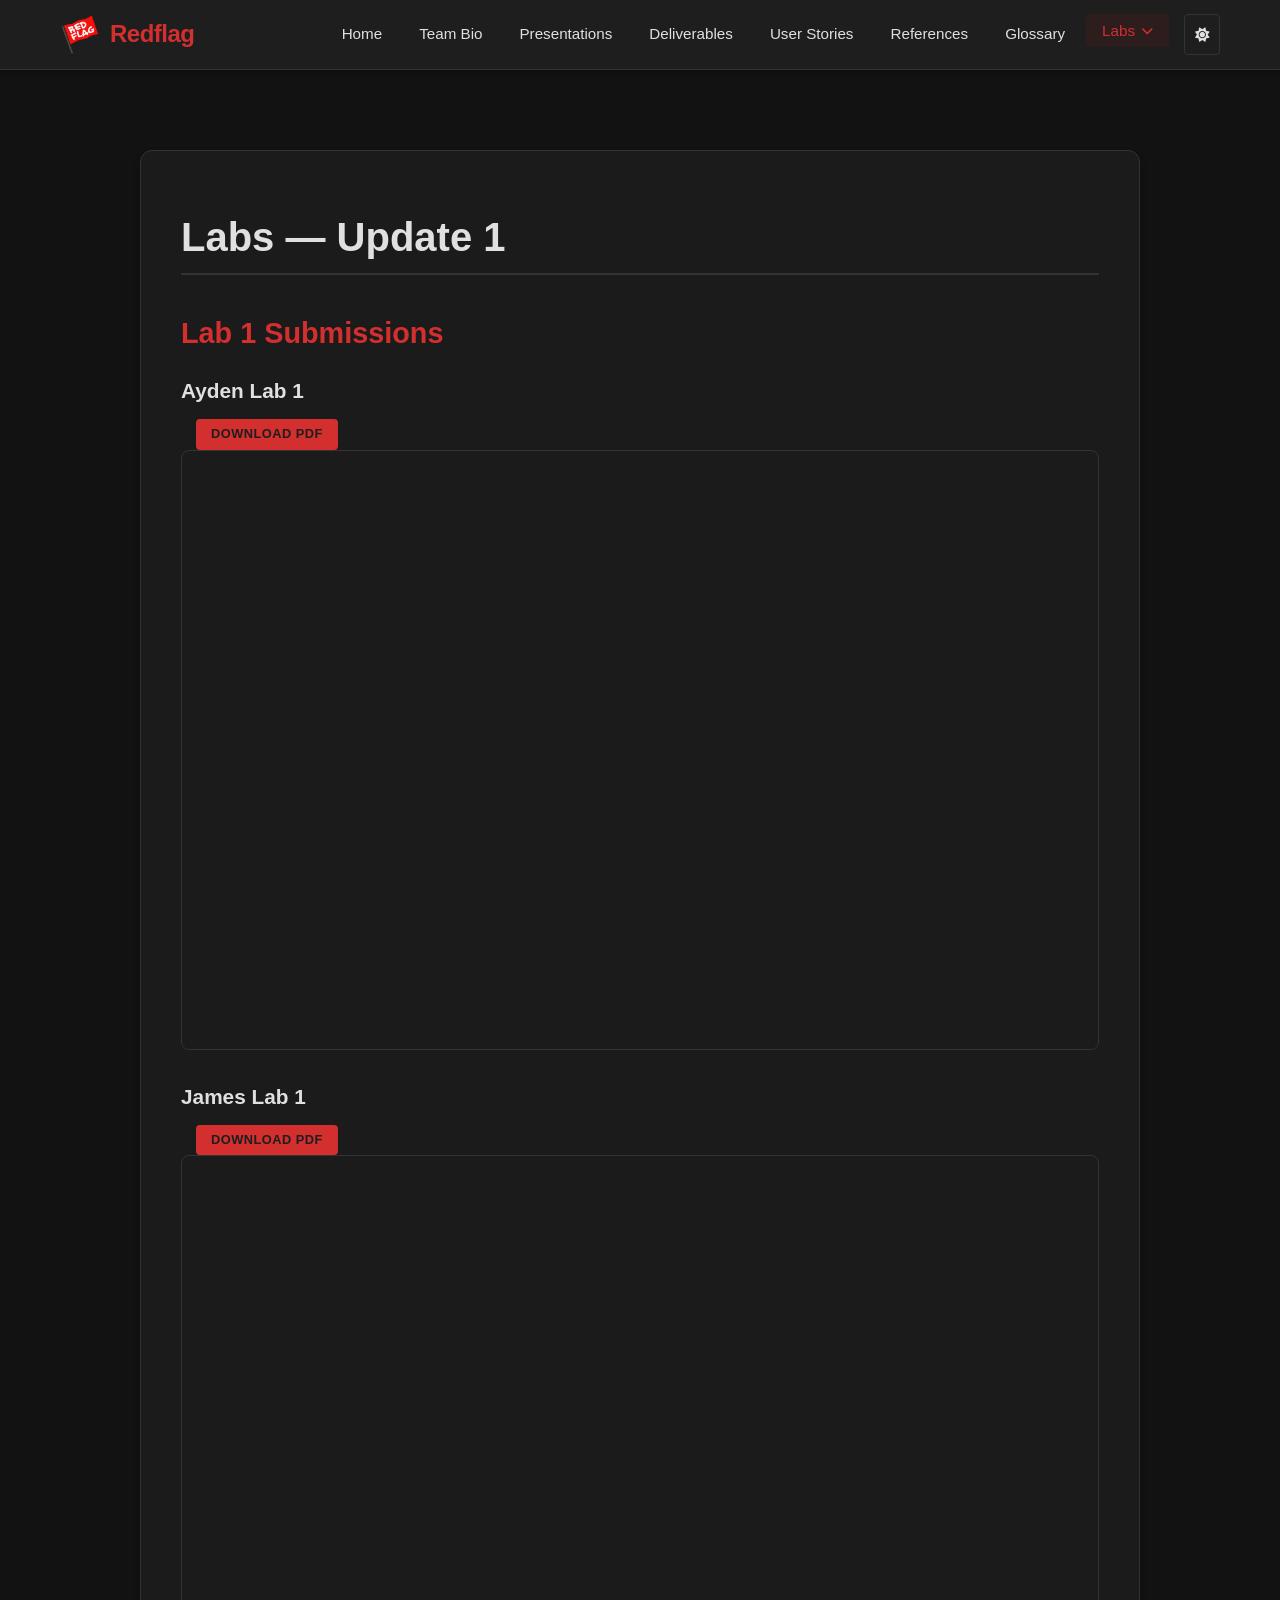
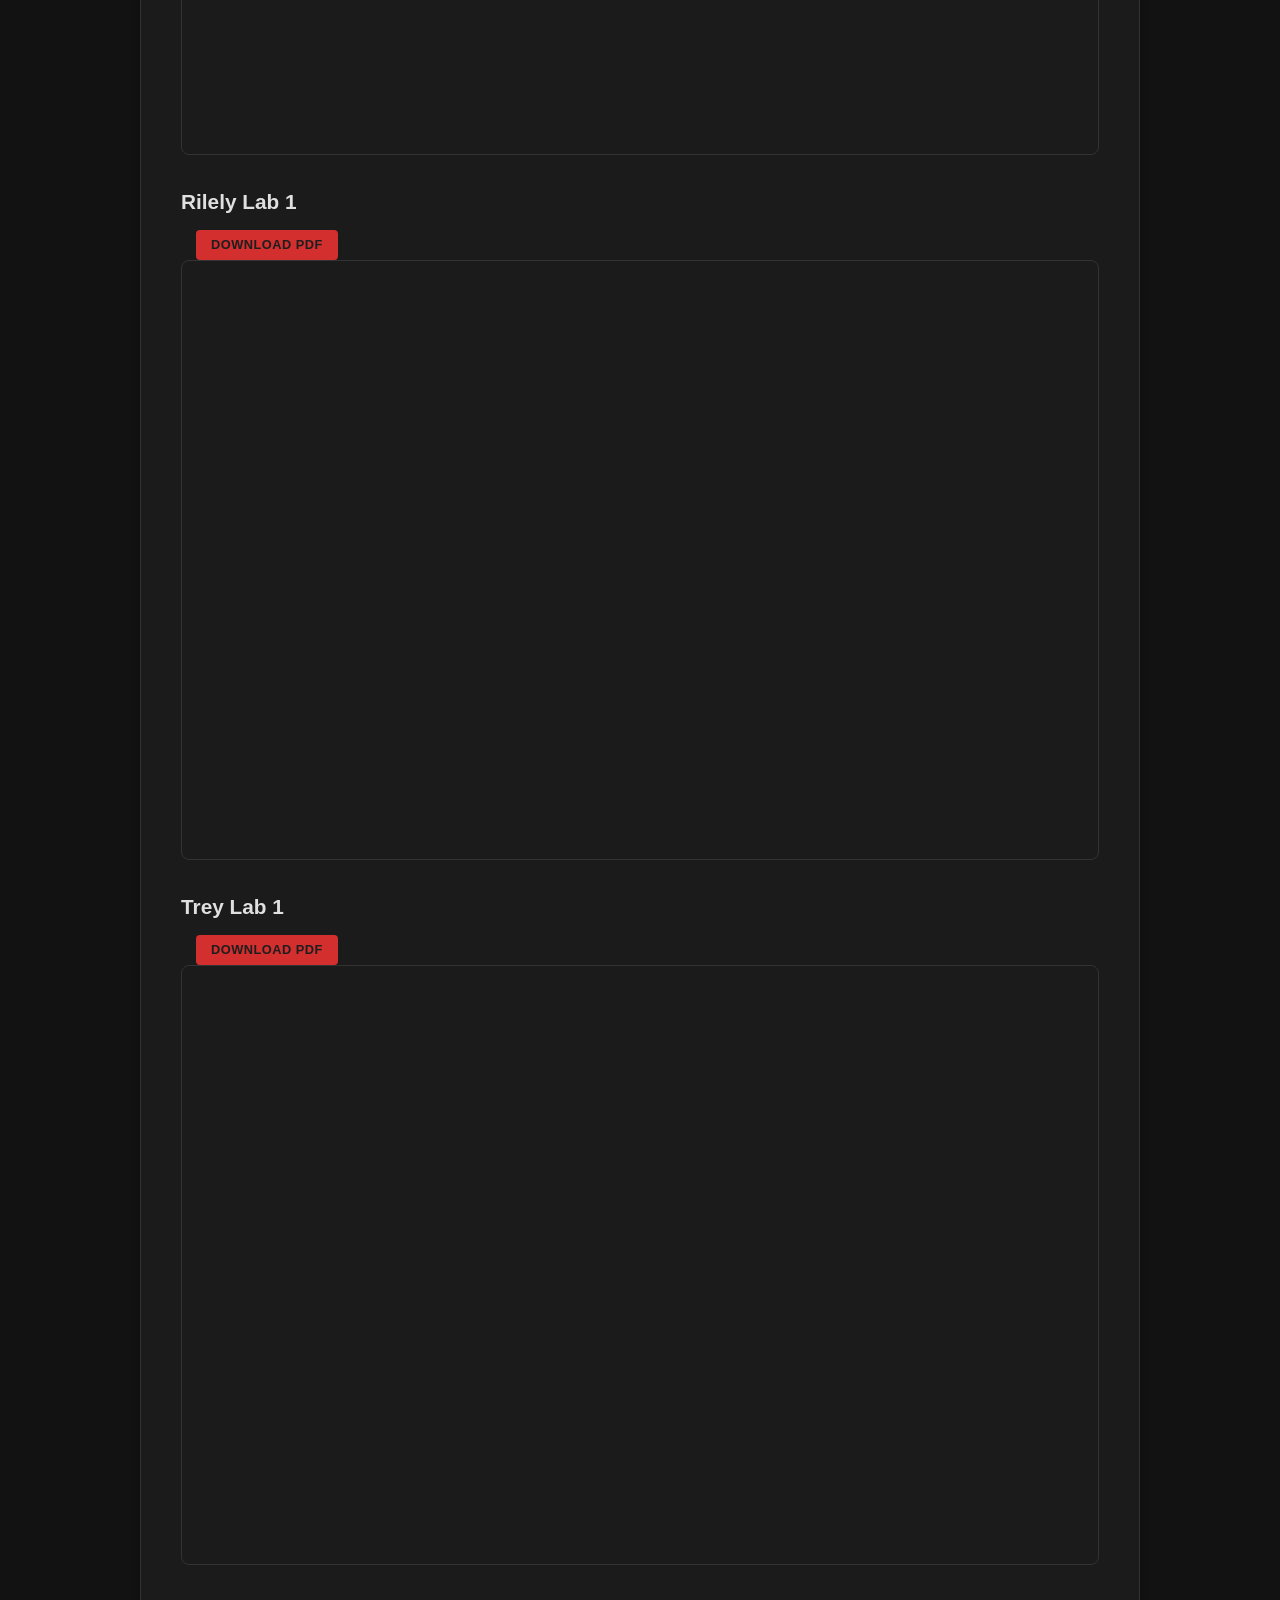
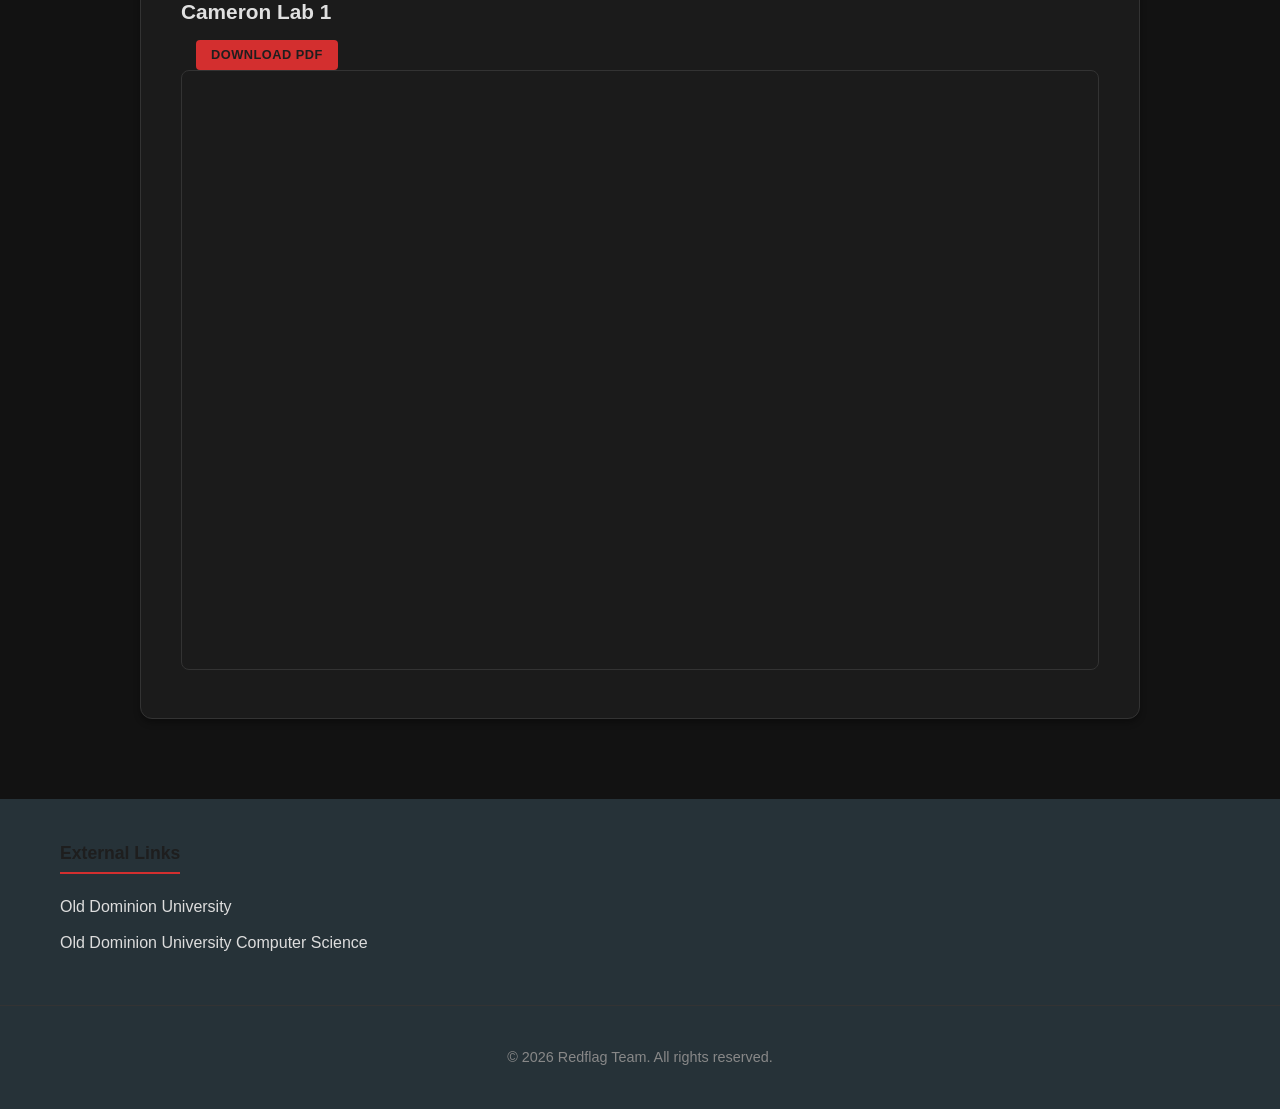
<file: pages/labs-update1.html>
<!DOCTYPE html>
<html lang="en">
<head>
    <meta charset="UTF-8">
    <meta name="viewport" content="width=device-width, initial-scale=1.0">
    <title>Redflag</title>
    <link rel="stylesheet" href="../css/style.css">
    <link rel="stylesheet" href="https://cdnjs.cloudflare.com/ajax/libs/font-awesome/6.4.0/css/all.min.css">
</head>
<body>

    <nav class="navbar">
        <div class="nav-container">
            <a href="../index.html" class="nav-logo">
                <img src="../content/images/redflag_logo.png" alt="Redflag Logo">
                Redflag
            </a>
            <div class="nav-tabs">
                <a href="../index.html" class="nav-tab">Home</a>
                <a href="bio.html" class="nav-tab">Team Bio</a>
                <a href="presentations.html" class="nav-tab">Presentations</a>
                <a href="deliverables.html" class="nav-tab">Deliverables</a>
                <a href="user-stories.html" class="nav-tab">User Stories</a>
                <a href="references.html" class="nav-tab">References</a>
                <a href="glossary.html" class="nav-tab">Glossary</a>
                <div class="nav-tab dropdown">
                    <button class="dropdown-toggle active" aria-haspopup="true" aria-expanded="false">
                        Labs <i class="fas fa-chevron-down"></i>
                    </button>
                    <div class="dropdown-menu">
                        <a href="labs-original.html">Original</a>
                        <a href="labs-update1.html">Update 1</a>
                        <a href="labs-final.html">Final</a>
                    </div>
                </div>
                <button id="theme-toggle" class="theme-toggle" aria-label="Toggle Dark/Light Mode">
                    <i class="fas fa-sun"></i>
                </button>
            </div>
        </div>
    </nav>


    <main>
        <div class="section-wrapper">
            <div class="content-box">
                <h1>Labs — Update 1</h1>
                <h2>Lab 1 Submissions</h2>

                <h3>Ayden Lab 1</h3>
                <div class="presentation-container">
                    <h4><a href="../content/pdf/labs/update1/AydenLab1.pdf" class="download-link" download>Download PDF</a></h4>
                    <iframe src="../content/pdf/labs/update1/AydenLab1.pdf" width="100%" height="600px" style="border: 1px solid var(--border-color); border-radius: 8px;">
                        <p>This browser does not support PDFs. 
                            <a href="../content/pdf/labs/update1/AydenLab1.pdf">Download the PDF</a> to view it.
                        </p>
                    </iframe>
                </div>

                <h3>James Lab 1</h3>
                <div class="presentation-container">
                    <h4><a href="../content/pdf/labs/update1/JamesLab1.pdf" class="download-link" download>Download PDF</a></h4>
                    <iframe src="../content/pdf/labs/update1/JamesLab1.pdf" width="100%" height="600px" style="border: 1px solid var(--border-color); border-radius: 8px;">
                        <p>This browser does not support PDFs. 
                            <a href="../content/pdf/labs/update1/JamesLab1.pdf">Download the PDF</a> to view it.
                        </p>
                    </iframe>
                </div>

                <h3>Rilely Lab 1</h3>
                <div class="presentation-container">
                    <h4><a href="../content/pdf/labs/update1/RilelyLab1.pdf" class="download-link" download>Download PDF</a></h4>
                    <iframe src="../content/pdf/labs/update1/RilelyLab1.pdf" width="100%" height="600px" style="border: 1px solid var(--border-color); border-radius: 8px;">
                        <p>This browser does not support PDFs. 
                            <a href="../content/pdf/labs/update1/RilelyLab1.pdf">Download the PDF</a> to view it.
                        </p>
                    </iframe>
                </div>

                <h3>Trey Lab 1</h3>
                <div class="presentation-container">
                    <h4><a href="../content/pdf/labs/update1/TreyLab1.pdf" class="download-link" download>Download PDF</a></h4>
                    <iframe src="../content/pdf/labs/update1/TreyLab1.pdf" width="100%" height="600px" style="border: 1px solid var(--border-color); border-radius: 8px;">
                        <p>This browser does not support PDFs.
                            <a href="../content/pdf/labs/update1/TreyLab1.pdf">Download the PDF</a> to view it.
                        </p>
                    </iframe>
                </div>

                <h3>Cameron Lab 1</h3>
                <div class="presentation-container">
                    <h4><a href="../content/pdf/labs/update1/CameronLab1.pdf" class="download-link" download>Download PDF</a></h4>
                    <iframe src="../content/pdf/labs/update1/CameronLab1.pdf" width="100%" height="600px" style="border: 1px solid var(--border-color); border-radius: 8px;">
                        <p>This browser does not support PDFs.
                            <a href="../content/pdf/labs/update1/CameronLab1.pdf">Download the PDF</a> to view it.
                        </p>
                    </iframe>
                </div>
            </div>
        </div>
    </main>

    <footer>
        <div class="footer-content">
            <div class="footer-section">
                <h4>External Links</h4>
                <div class="footer-links">
                    <a href="http://www.odu.edu/">Old Dominion University</a>
                    <a href="http://www.cs.odu.edu/">Old Dominion University Computer Science</a>
                </div>
            </div>
        </div>
        <div class="copyright">
            &copy; 2026 Redflag Team. All rights reserved.
        </div>
    </footer>

    <script src="../js/script.js"></script>
</body>
</html>
</file>
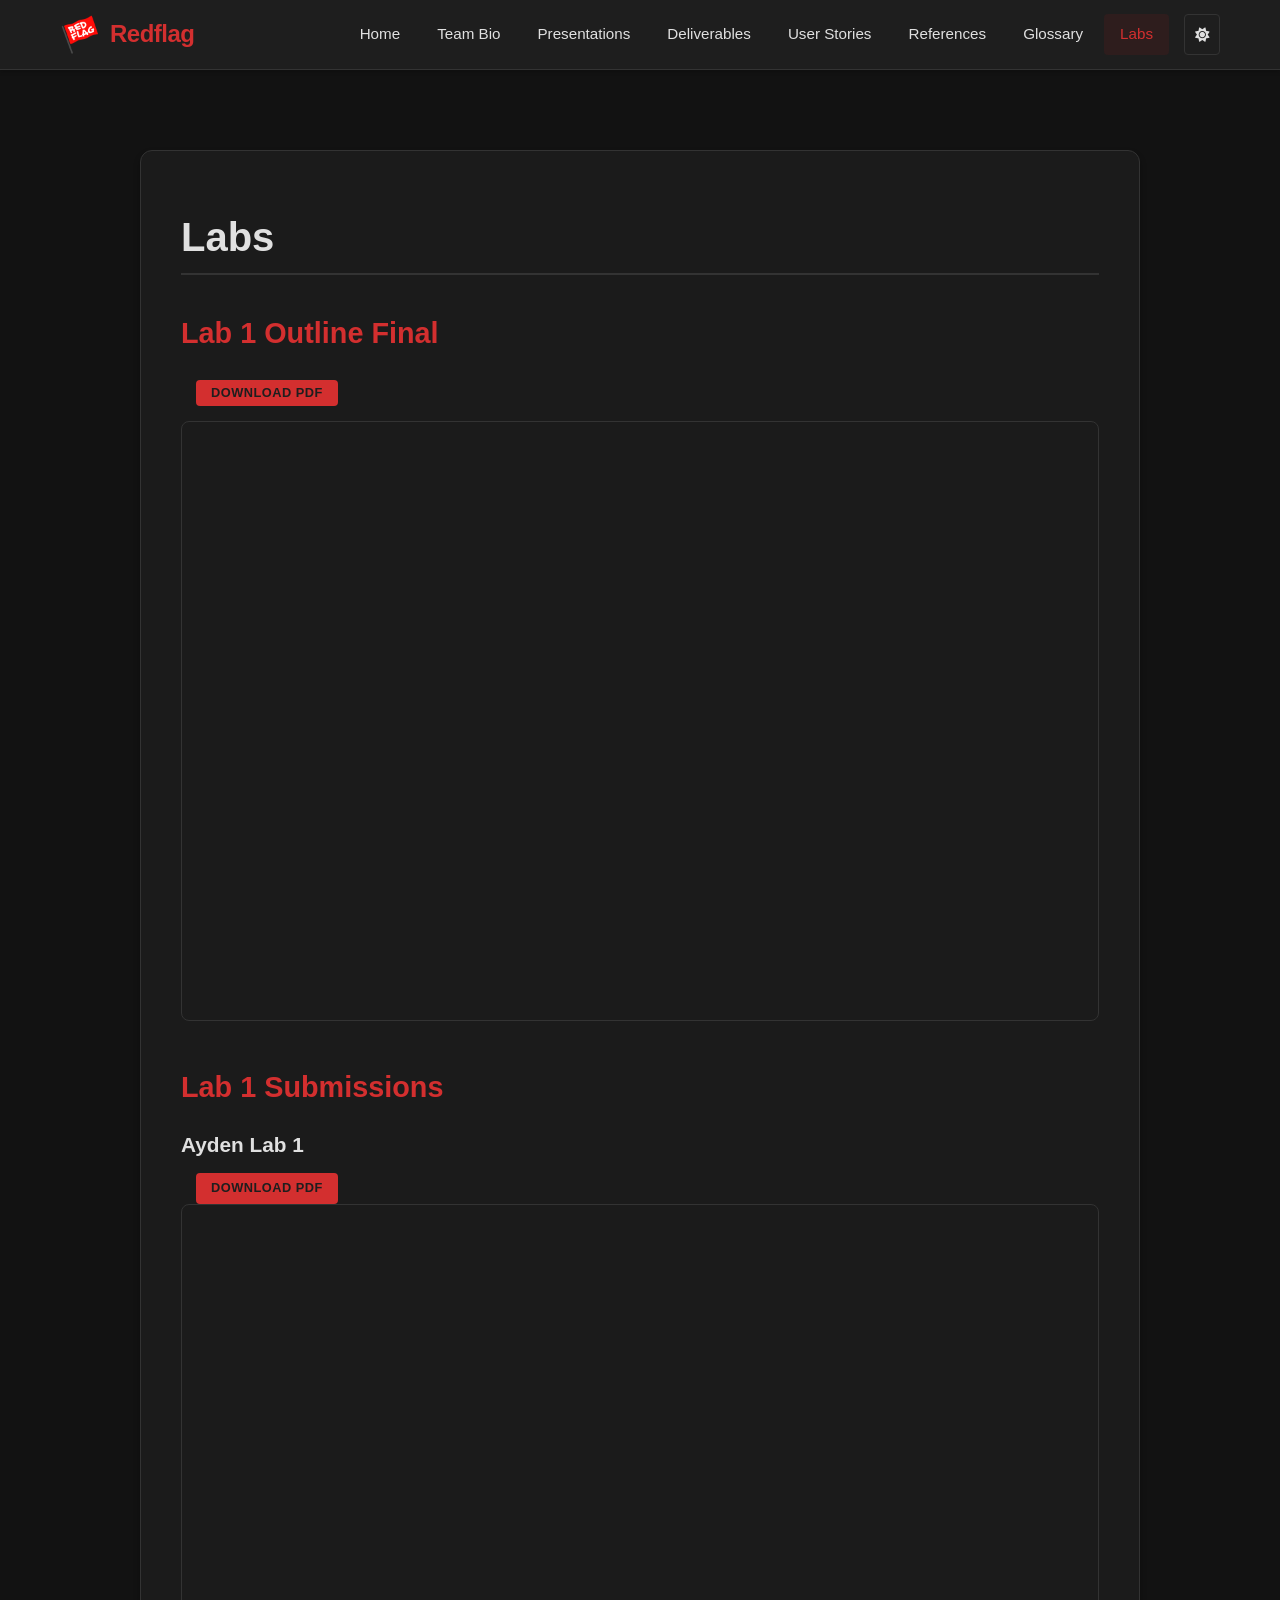
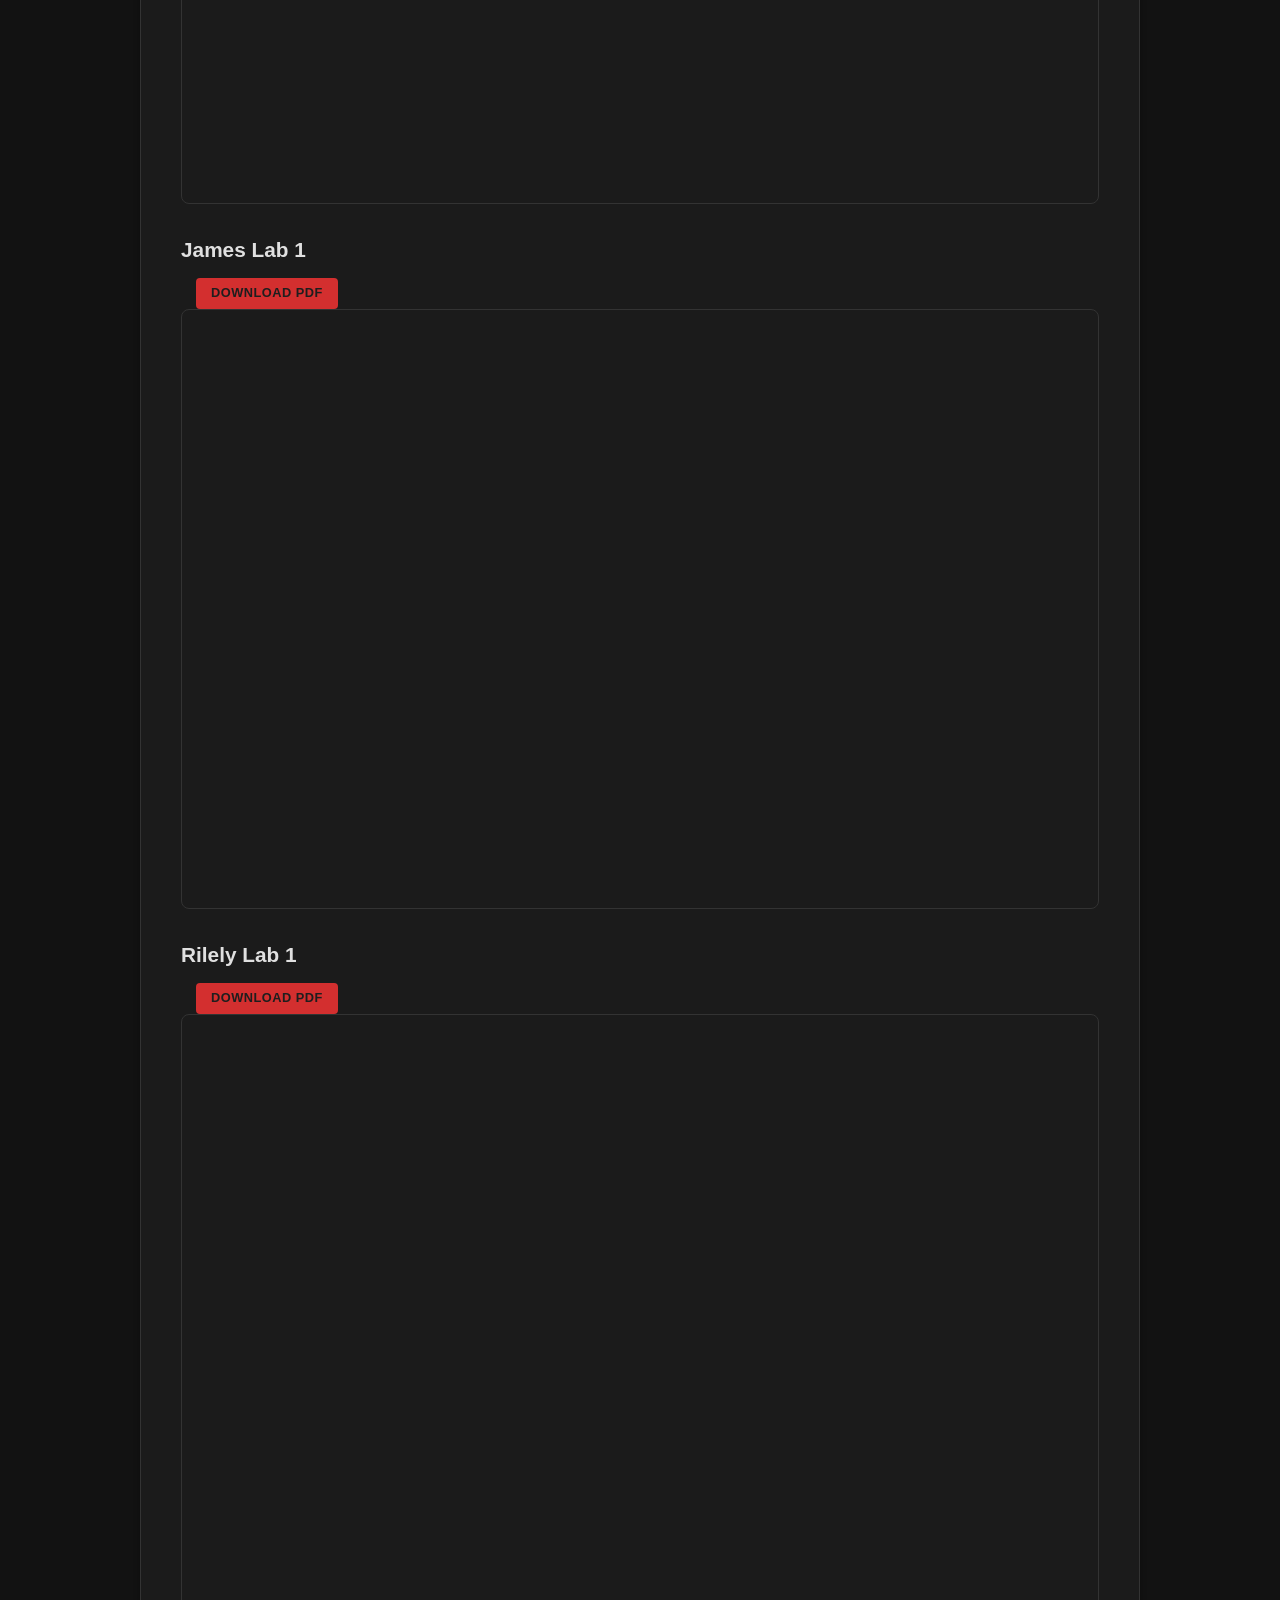
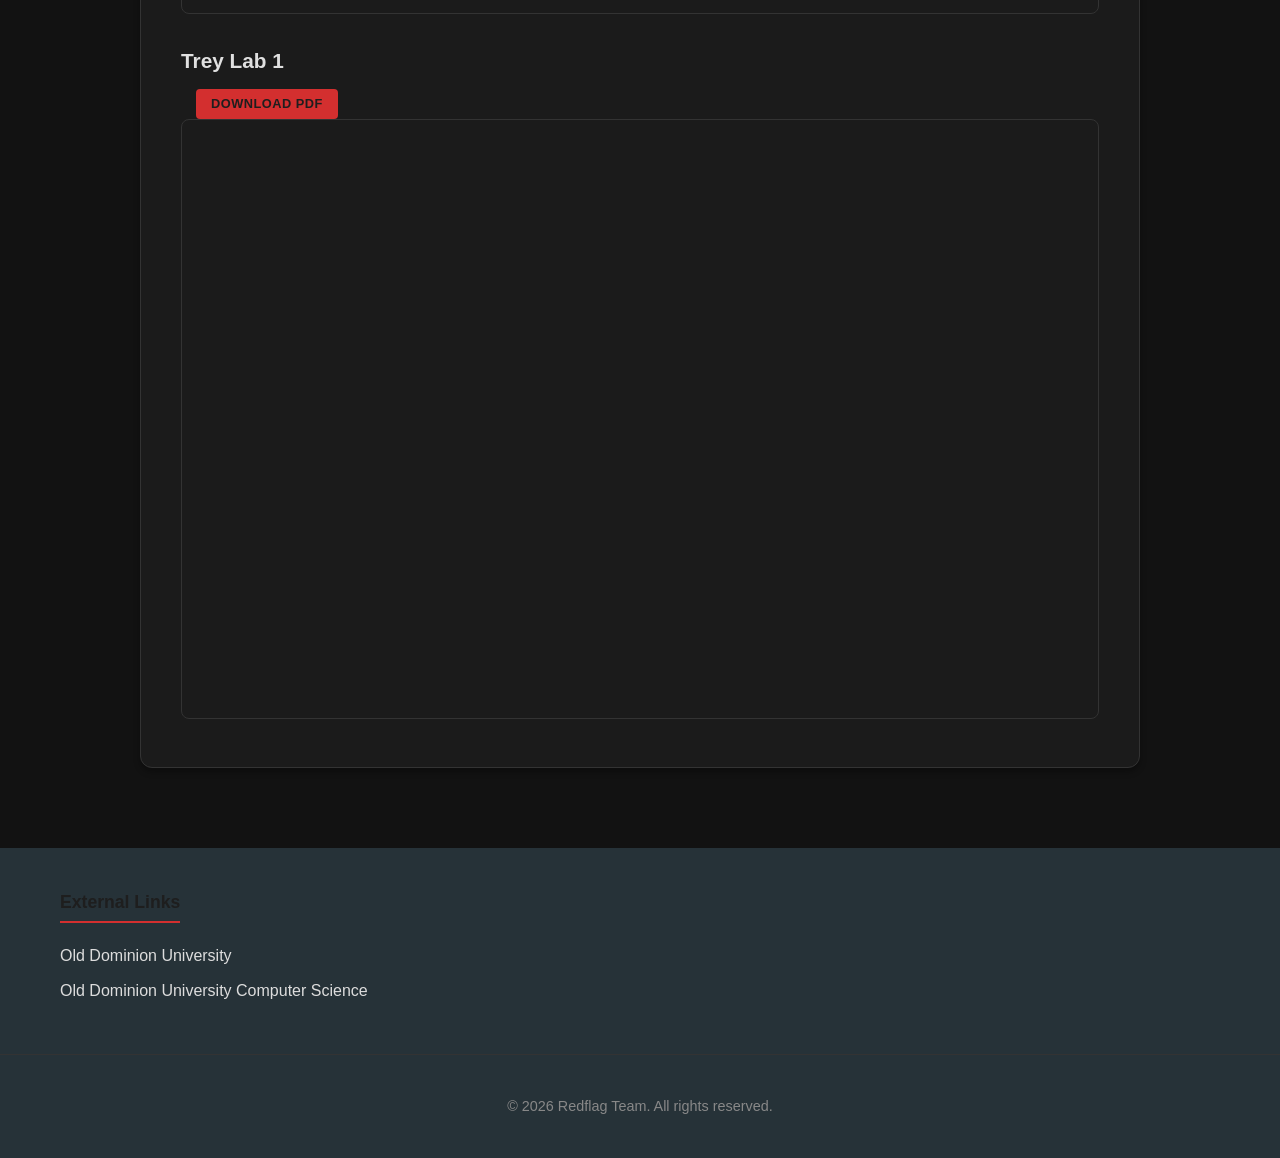
<file: pages/labs.html>
<!DOCTYPE html>
<html lang="en">
<head>
    <meta charset="UTF-8">
    <meta name="viewport" content="width=device-width, initial-scale=1.0">
    <title>Redflag</title>
    <link rel="stylesheet" href="../css/style.css">
    <link rel="stylesheet" href="https://cdnjs.cloudflare.com/ajax/libs/font-awesome/6.4.0/css/all.min.css">
</head>
<body>

    <nav class="navbar">
        <div class="nav-container">
            <a href="../index.html" class="nav-logo">
                <img src="../content/images/redflag_logo.png" alt="Redflag Logo">
                Redflag
            </a>
            <div class="nav-tabs">
                <a href="../index.html" class="nav-tab">Home</a>
                <a href="bio.html" class="nav-tab">Team Bio</a>
                <a href="presentations.html" class="nav-tab">Presentations</a>
                <a href="deliverables.html" class="nav-tab">Deliverables</a>
                <a href="user-stories.html" class="nav-tab">User Stories</a>
                <a href="references.html" class="nav-tab">References</a>
                <a href="glossary.html" class="nav-tab">Glossary</a>
                <a href="labs.html" class="nav-tab active">Labs</a>
                <button id="theme-toggle" class="theme-toggle" aria-label="Toggle Dark/Light Mode">
                    <i class="fas fa-sun"></i>
                </button>
            </div>
        </div>
    </nav>


    <main>
        <div class="section-wrapper">
            <div class="content-box">
                <h1>Labs</h1>
                <h2>Lab 1 Outline Final</h2>
                <div class="presentation-container">
                    <h3><a href="../content/pdf/OutlineLab1.pdf" class="download-link" download>Download PDF</a></h3>
                    <iframe src="../content/pdf/OutlineLab1.pdf" width="100%" height="600px" style="border: 1px solid var(--border-color); border-radius: 8px;">
                        <p>This browser does not support PDFs. 
                            <a href="../content/pdf/OutlineLab1.pdf">Download the PDF</a> to view it.
                        </p>
                    </iframe>
                </div>
                <div class="divider"></div>
                <h2>Lab 1 Submissions</h2>
                
                <h3>Ayden Lab 1</h3>
                <div class="presentation-container">
                    <h4><a href="../content/pdf/AydenLab1.pdf" class="download-link" download>Download PDF</a></h4>
                    <iframe src="../content/pdf/AydenLab1.pdf" width="100%" height="600px" style="border: 1px solid var(--border-color); border-radius: 8px;">
                        <p>This browser does not support PDFs. 
                            <a href="../content/pdf/AydenLab1.pdf">Download the PDF</a> to view it.
                        </p>
                    </iframe>
                </div>

                <h3>James Lab 1</h3>
                <div class="presentation-container">
                    <h4><a href="../content/pdf/JamesLab1.pdf" class="download-link" download>Download PDF</a></h4>
                    <iframe src="../content/pdf/JamesLab1.pdf" width="100%" height="600px" style="border: 1px solid var(--border-color); border-radius: 8px;">
                        <p>This browser does not support PDFs. 
                            <a href="../content/pdf/JamesLab1.pdf">Download the PDF</a> to view it.
                        </p>
                    </iframe>
                </div>

                <h3>Rilely Lab 1</h3>
                <div class="presentation-container">
                    <h4><a href="../content/pdf/RilelyLab1.pdf" class="download-link" download>Download PDF</a></h4>
                    <iframe src="../content/pdf/RilelyLab1.pdf" width="100%" height="600px" style="border: 1px solid var(--border-color); border-radius: 8px;">
                        <p>This browser does not support PDFs. 
                            <a href="../content/pdf/RilelyLab1.pdf">Download the PDF</a> to view it.
                        </p>
                    </iframe>
                </div>

                <h3>Trey Lab 1</h3>
                <div class="presentation-container">
                    <h4><a href="../content/pdf/TreyLab1.pdf" class="download-link" download>Download PDF</a></h4>
                    <iframe src="../content/pdf/TreyLab1.pdf" width="100%" height="600px" style="border: 1px solid var(--border-color); border-radius: 8px;">
                        <p>This browser does not support PDFs. 
                            <a href="../content/pdf/TreyLab1.pdf">Download the PDF</a> to view it.
                        </p>
                    </iframe>
                </div>
            </div>
        </div>
    </main>

    <footer>
        <div class="footer-content">
            <div class="footer-section">
                <h4>External Links</h4>
                <div class="footer-links">
                    <a href="http://www.odu.edu/">Old Dominion University</a>
                    <a href="http://www.cs.odu.edu/">Old Dominion University Computer Science</a>
                </div>
            </div>
        </div>
        <div class="copyright">
            &copy; 2026 Redflag Team. All rights reserved.
        </div>
    </footer>

    <script src="../js/script.js"></script>
</body>
</html>
</file>
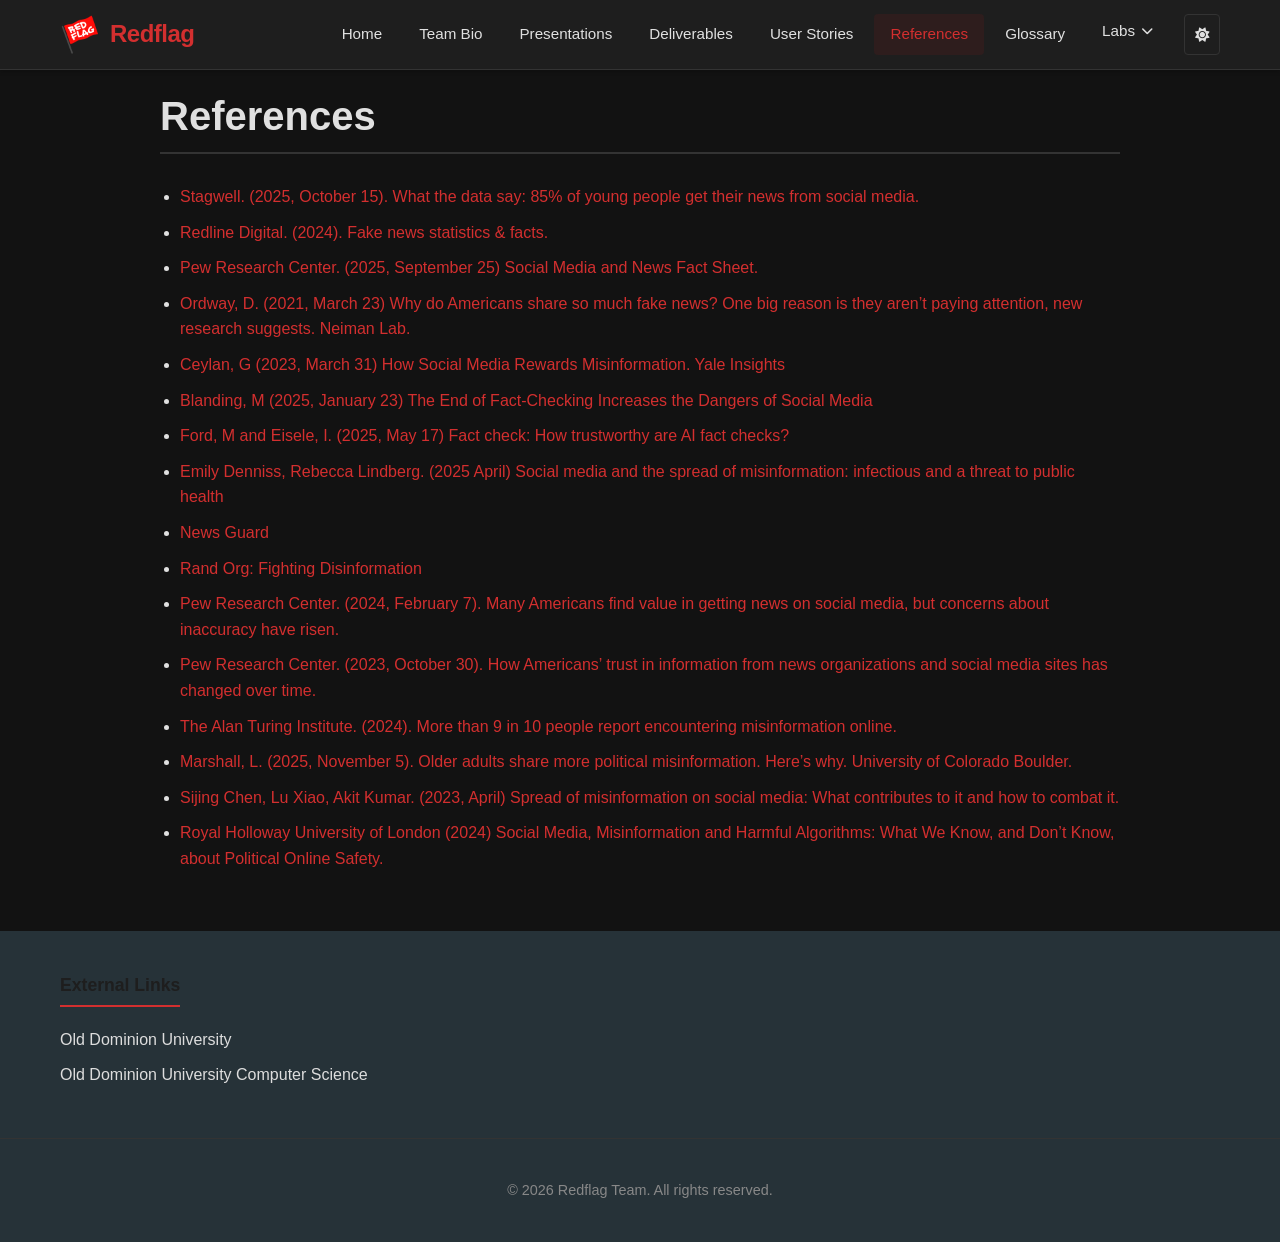
<file: pages/references.html>
<!DOCTYPE html>
<html lang="en">
<head>
    <meta charset="UTF-8">
    <meta name="viewport" content="width=device-width, initial-scale=1.0">
    <title>Redflag</title>
    <link rel="stylesheet" href="../css/style.css">
    <link rel="stylesheet" href="https://cdnjs.cloudflare.com/ajax/libs/font-awesome/6.4.0/css/all.min.css">
</head>
<body>

    <nav class="navbar">
        <div class="nav-container">
            <a href="../index.html" class="nav-logo">
                <img src="../content/images/redflag_logo.png" alt="Redflag Logo">
                Redflag
            </a>
            <div class="nav-tabs">
                <a href="../index.html" class="nav-tab">Home</a>
                <a href="bio.html" class="nav-tab">Team Bio</a>
                <a href="presentations.html" class="nav-tab">Presentations</a>
                <a href="deliverables.html" class="nav-tab">Deliverables</a>
                <a href="user-stories.html" class="nav-tab">User Stories</a>
                <a href="references.html" class="nav-tab active">References</a>
                <a href="glossary.html" class="nav-tab">Glossary</a>
                <div class="nav-tab dropdown">
                    <button class="dropdown-toggle" aria-haspopup="true" aria-expanded="false">
                        Labs <i class="fas fa-chevron-down"></i>
                    </button>
                    <div class="dropdown-menu">
                        <a href="labs-original.html">Original</a>
                        <a href="labs-update1.html">Update 1</a>
                        <a href="labs-final.html">Final</a>
                    </div>
                </div>
                <button id="theme-toggle" class="theme-toggle" aria-label="Toggle Dark/Light Mode">
                    <i class="fas fa-sun"></i>
                </button>
            </div>
        </div>
    </nav>

    <main class="content">
            <h1>References</h1>
            <ul>
                <li><a href="https://www.stagwellglobal.com/what-the-data-say-85-of-young-people-get-their-news-from-social-media/">Stagwell. (2025, October 15). What the data say: 85% of young people get their news from social media.</a></li>
                <li><a href="https://redline.digital/fake-news-statistics/">Redline Digital. (2024). Fake news statistics & facts.</a></li>
                <li><a href="https://www.pewresearch.org/journalism/fact-sheet/social-media-and-news-fact-sheet/">Pew Research Center. (2025, September 25) Social Media and News Fact Sheet.</a></li>
                <li><a href="https://www.media.mit.edu/articles/why-do-americans-share-so-much-fake-news-one-big-reason-is-they-aren-t-paying-attention-new-research-suggests/">Ordway, D. (2021, March 23) Why do Americans share so much fake news? One big reason is they aren’t paying attention, new research suggests. Neiman Lab.</a></li>
                <li><a href="https://insights.som.yale.edu/insights/how-social-media-rewards-misinformation">Ceylan, G (2023, March 31) How Social Media Rewards Misinformation. Yale Insights</a></li>
                <li><a href="https://now.tufts.edu/2025/01/23/end-fact-checking-increases-dangers-social-media">Blanding, M (2025, January 23) The End of Fact-Checking Increases the Dangers of Social Media</a></li>
                <li><a href="https://www.dw.com/en/fact-check-hey-grok-is-this-true-how-trustworthy-are-ai-fact-checks/a-72539345">Ford, M and Eisele, I. (2025, May 17) Fact check: How trustworthy are AI fact checks?</a></li>
                <li><a href="https://academic.oup.com/heapro/article/40/2/daaf023/8100645">Emily Denniss, Rebecca Lindberg. (2025  April) Social media and the spread of misinformation: infectious and a threat to public health</a></li>
                <li><a href="https://www.newsguardtech.com/">News Guard</a></li>
                <li><a href="https://www.rand.org/research/projects/truth-decay/fighting-disinformation/search.html">Rand Org: Fighting Disinformation</a></li>
                <li><a href="https://www.pewresearch.org/short-reads/2024/02/07/many-americans-find-value-in-getting-news-on-social-media-but-concerns-about-inaccuracy-have-risen/">Pew Research Center. (2024, February 7). Many Americans find value in getting news on social media, but concerns about inaccuracy have risen.</a></li>
                <li><a href="https://www.pewresearch.org/short-reads/2023/10/30/how-americans-trust-in-information-from-news-organizations-and-social-media-sites-has-changed-over-time/">Pew Research Center. (2023, October 30). How Americans’ trust in information from news organizations and social media sites has changed over time.</a></li>
                <li><a href="https://www.turing.ac.uk/news/more-90-uk-population-have-encountered-misinformation-online">The Alan Turing Institute. (2024). More than 9 in 10 people report encountering misinformation online.</a></li>
                <li><a href="https://www.colorado.edu/today/2025/11/05/older-adults-share-more-political-misinformation-heres-why">Marshall, L. (2025, November 5). Older adults share more political misinformation. Here’s why. University of Colorado Boulder.</a></li>
                <li><a href="https://www.sciencedirect.com/science/article/abs/pii/S0747563222004630">Sijing Chen, Lu Xiao, Akit Kumar. (2023, April) Spread of misinformation on social media: What contributes to it and how to combat it.</a></li>
                <li><a href="https://committees.parliament.uk/writtenevidence/132906/pdf/">Royal Holloway University of London (2024) Social Media, Misinformation and Harmful Algorithms: What We Know, and Don’t Know, about Political Online Safety.</a></li>
            </ul>
    </main>

    <footer>
        <div class="footer-content">
            <div class="footer-section">
                <h4>External Links</h4>
                <div class="footer-links">
                    <a href="http://www.odu.edu/">Old Dominion University</a>
                    <a href="http://www.cs.odu.edu/">Old Dominion University Computer Science</a>
                </div>
            </div>
        </div>
        <div class="copyright">
            &copy; 2026 Redflag Team. All rights reserved.
        </div>
    </footer>

    <script src="../js/script.js"></script>
</body>
</html>
</file>
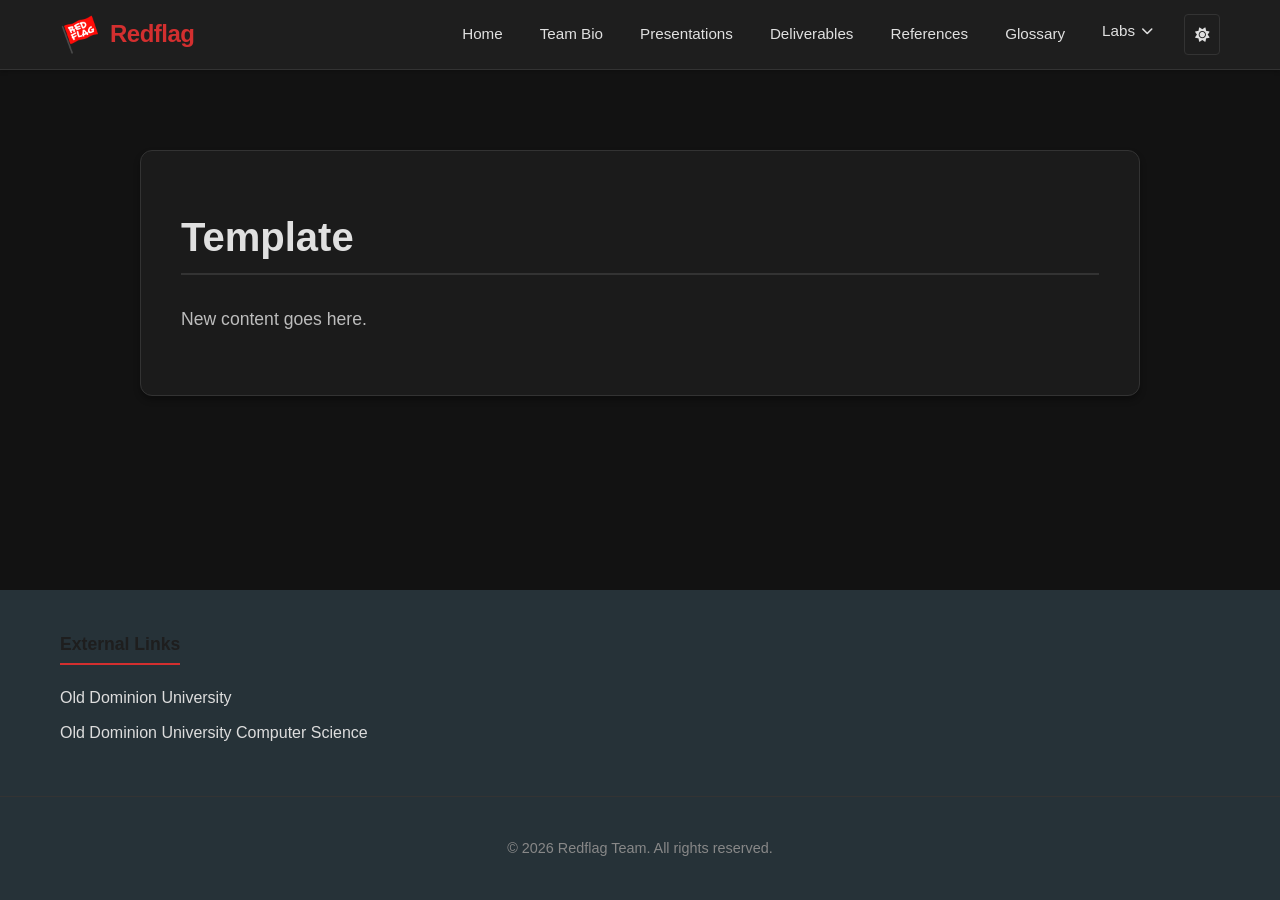
<file: pages/template.html>
<!DOCTYPE html>
<html lang="en">
<head>
    <meta charset="UTF-8">
    <meta name="viewport" content="width=device-width, initial-scale=1.0">
    <title>Redflag</title>
    <link rel="stylesheet" href="../css/style.css">
    <link rel="stylesheet" href="https://cdnjs.cloudflare.com/ajax/libs/font-awesome/6.4.0/css/all.min.css">
</head>
<body>

    <nav class="navbar">
        <div class="nav-container">
            <a href="../index.html" class="nav-logo">
                <img src="../content/images/redflag_logo.png" alt="Redflag Logo">
                Redflag
            </a>
            <div class="nav-tabs">
                <a href="../index.html" class="nav-tab">Home</a>
                <a href="bio.html" class="nav-tab">Team Bio</a>
                <a href="presentations.html" class="nav-tab">Presentations</a>
                <a href="deliverables.html" class="nav-tab">Deliverables</a>
                <a href="references.html" class="nav-tab">References</a>
                <a href="glossary.html" class="nav-tab">Glossary</a>
                <div class="nav-tab dropdown">
                    <button class="dropdown-toggle" aria-haspopup="true" aria-expanded="false">
                        Labs <i class="fas fa-chevron-down"></i>
                    </button>
                    <div class="dropdown-menu">
                        <a href="labs-original.html">Original</a>
                        <a href="labs-update1.html">Update 1</a>
                        <a href="labs-final.html">Final</a>
                    </div>
                </div>
                <button id="theme-toggle" class="theme-toggle" aria-label="Toggle Dark/Light Mode">
                    <i class="fas fa-sun"></i>
                </button>
            </div>
        </div>
    </nav>


    <main>
        <div class="section-wrapper">
            <div class="content-box">
                <h1>Template</h1>
                <p>New content goes here.</p>
            </div>
        </div>
    </main>

    <footer>
        <div class="footer-content">
            <div class="footer-section">
                <h4>External Links</h4>
                <div class="footer-links">
                    <a href="http://www.odu.edu/">Old Dominion University</a>
                    <a href="http://www.cs.odu.edu/">Old Dominion University Computer Science</a>
                </div>
            </div>
        </div>
        <div class="copyright">
            &copy; 2026 Redflag Team. All rights reserved.
        </div>
    </footer>

    <script src="../js/script.js"></script>
</body>
</html>
</file>
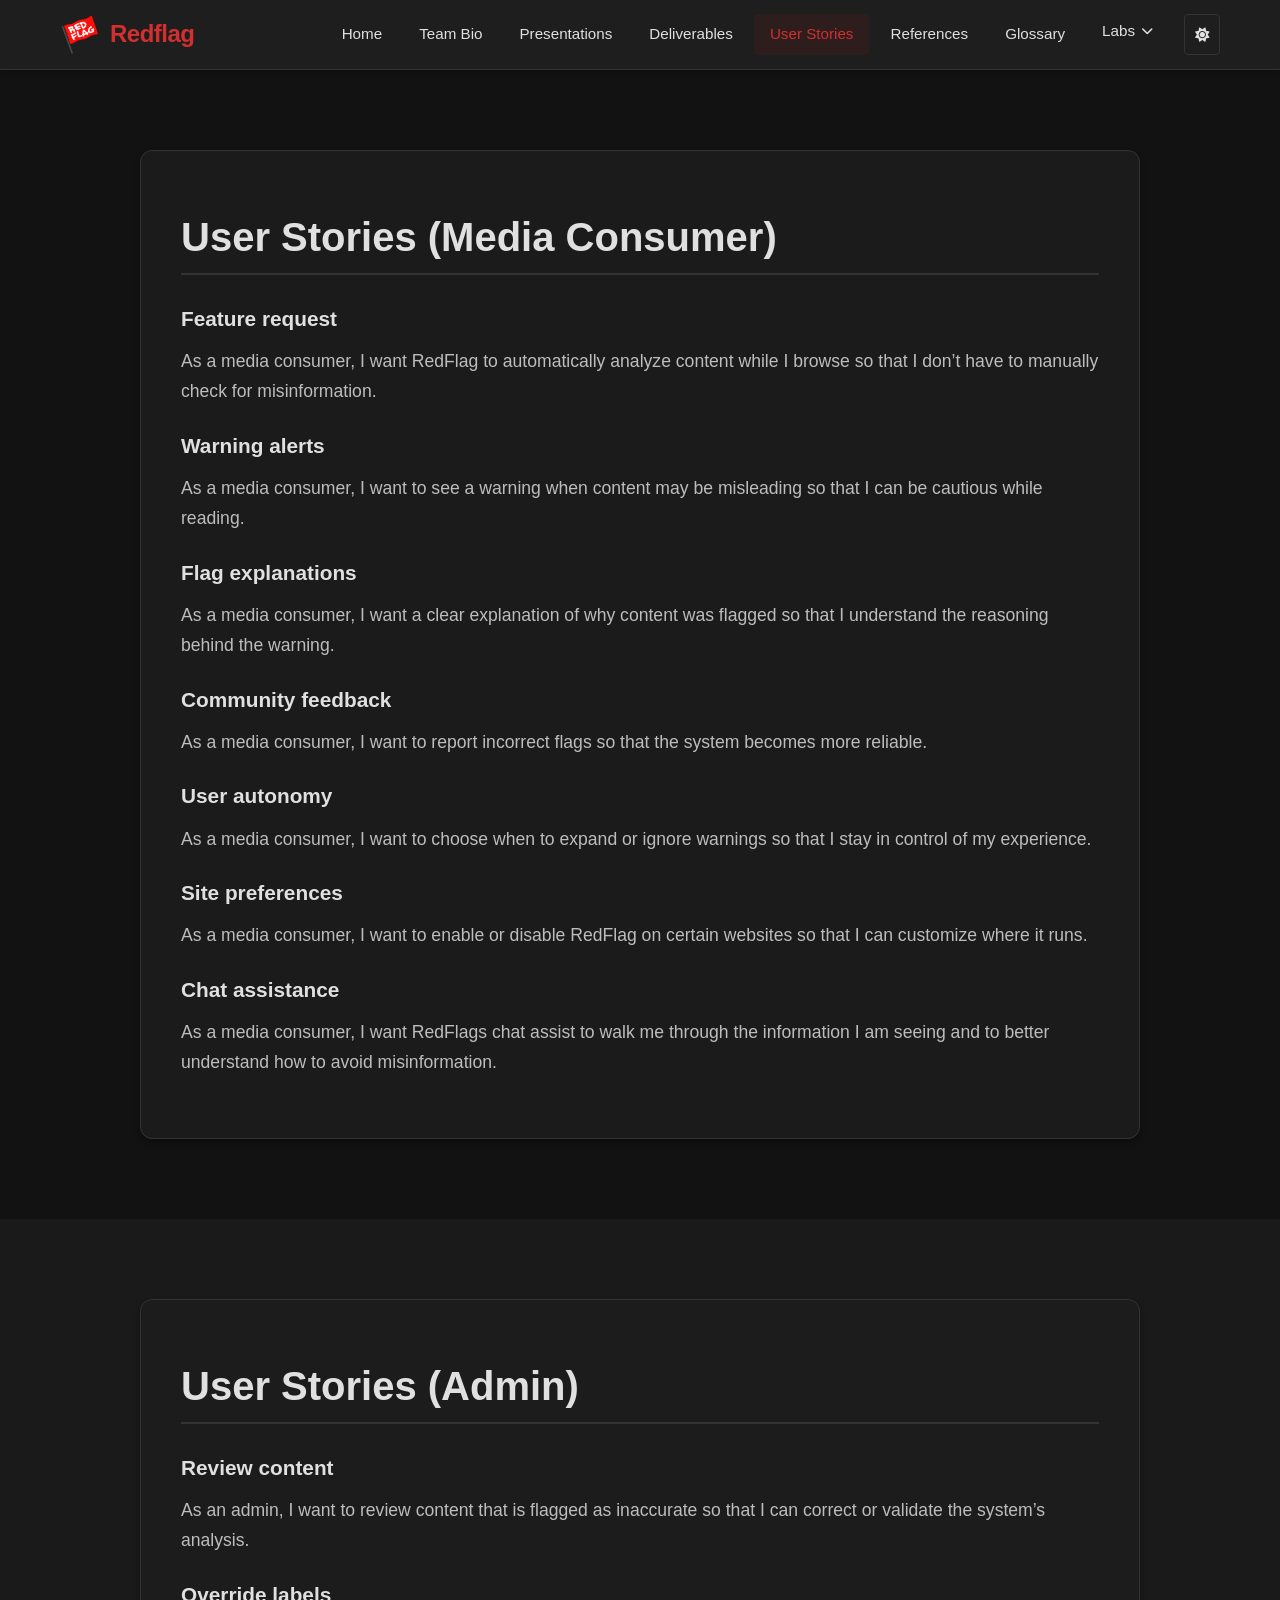
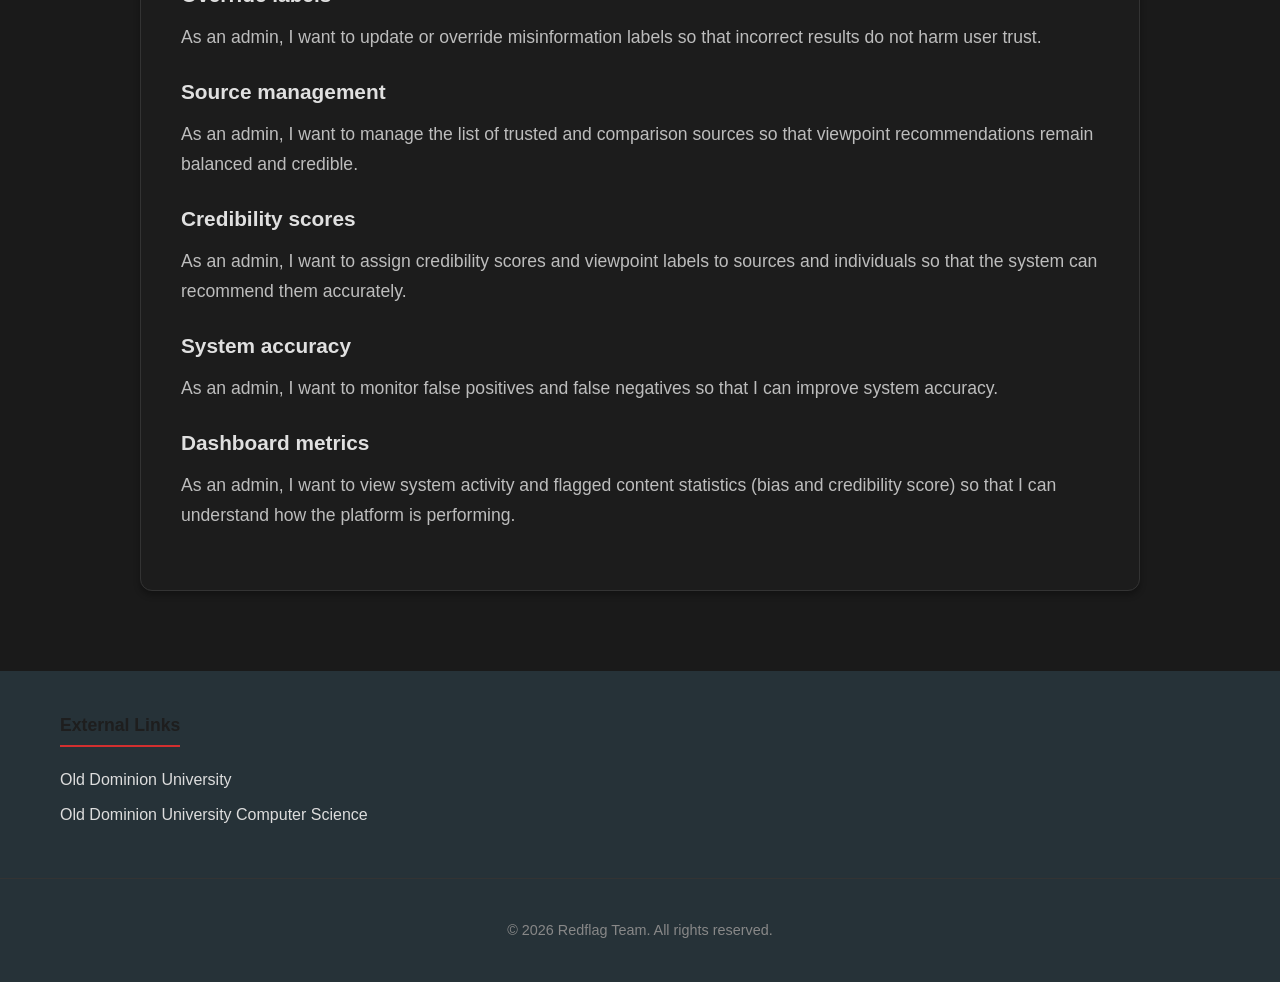
<file: pages/user-stories.html>
<!DOCTYPE html>
<html lang="en">
<head>
    <meta charset="UTF-8">
    <meta name="viewport" content="width=device-width, initial-scale=1.0">
    <title>Redflag - User Stories</title>
    <link rel="stylesheet" href="../css/style.css">
    <link rel="stylesheet" href="https://cdnjs.cloudflare.com/ajax/libs/font-awesome/6.4.0/css/all.min.css">
</head>
<body>

    <nav class="navbar">
        <div class="nav-container">
            <a href="../index.html" class="nav-logo">
                <img src="../content/images/redflag_logo.png" alt="Redflag Logo">
                Redflag
            </a>
            <div class="nav-tabs">
                <a href="../index.html" class="nav-tab">Home</a>
                <a href="bio.html" class="nav-tab">Team Bio</a>
                <a href="presentations.html" class="nav-tab">Presentations</a>
                <a href="deliverables.html" class="nav-tab">Deliverables</a>
                <a href="user-stories.html" class="nav-tab active">User Stories</a>
                <a href="references.html" class="nav-tab">References</a>
                <a href="glossary.html" class="nav-tab">Glossary</a>
                <div class="nav-tab dropdown">
                    <button class="dropdown-toggle" aria-haspopup="true" aria-expanded="false">
                        Labs <i class="fas fa-chevron-down"></i>
                    </button>
                    <div class="dropdown-menu">
                        <a href="labs-original.html">Original</a>
                        <a href="labs-update1.html">Update 1</a>
                        <a href="labs-final.html">Final</a>
                    </div>
                </div>
                <button id="theme-toggle" class="theme-toggle" aria-label="Toggle Dark/Light Mode">
                    <i class="fas fa-sun"></i>
                </button>
            </div>
        </div>
    </nav>

    <main>
        <div class="section-wrapper">
            <div class="content-box">
                <h1>User Stories (Media Consumer)</h1>
                
                <h3>Feature request</h3>
                <p>As a media consumer, I want RedFlag to automatically analyze content while I browse so that I don’t have to manually check for misinformation.</p>

                <h3>Warning alerts</h3>
                <p>As a media consumer, I want to see a warning when content may be misleading so that I can be cautious while reading.</p>

                <h3>Flag explanations</h3>
                <p>As a media consumer, I want a clear explanation of why content was flagged so that I understand the reasoning behind the warning.</p>

                <h3>Community feedback</h3>
                <p>As a media consumer, I want to report incorrect flags so that the system becomes more reliable.</p>

                <h3>User autonomy</h3>
                <p>As a media consumer, I want to choose when to expand or ignore warnings so that I stay in control of my experience.</p>

                <h3>Site preferences</h3>
                <p>As a media consumer, I want to enable or disable RedFlag on certain websites so that I can customize where it runs.</p>

                <h3>Chat assistance</h3>
                <p>As a media consumer, I want RedFlags chat assist to walk me through the information I am seeing and to better understand how to avoid misinformation.</p>
            </div>
        </div>

        <div class="section-wrapper">
            <div class="content-box">
                <h1>User Stories (Admin)</h1>
                
                <h3>Review content</h3>
                <p>As an admin, I want to review content that is flagged as inaccurate so that I can correct or validate the system’s analysis.</p>

                <h3>Override labels</h3>
                <p>As an admin, I want to update or override misinformation labels so that incorrect results do not harm user trust.</p>

                <h3>Source management</h3>
                <p>As an admin, I want to manage the list of trusted and comparison sources so that viewpoint recommendations remain balanced and credible.</p>

                <h3>Credibility scores</h3>
                <p>As an admin, I want to assign credibility scores and viewpoint labels to sources and individuals so that the system can recommend them accurately.</p>

                <h3>System accuracy</h3>
                <p>As an admin, I want to monitor false positives and false negatives so that I can improve system accuracy.</p>

                <h3>Dashboard metrics</h3>
                <p>As an admin, I want to view system activity and flagged content statistics (bias and credibility score) so that I can understand how the platform is performing.</p>
            </div>
        </div>
    </main>

    <footer>
        <div class="footer-content">
            <div class="footer-section">
                <h4>External Links</h4>
                <div class="footer-links">
                    <a href="http://www.odu.edu/">Old Dominion University</a>
                    <a href="http://www.cs.odu.edu/">Old Dominion University Computer Science</a>
                </div>
            </div>
        </div>
        <div class="copyright">
            &copy; 2026 Redflag Team. All rights reserved.
        </div>
    </footer>

    <script src="../js/script.js"></script>
</body>
</html>
</file>
<file: css/style.css>
:root {
    /* Default Dark Mode Colors - Adjusted for Dark Theme correctness */
    --primary-color: #D32F2F;
    --primary-dark: #B71C1C;
    --accent-color: #FF5252;
    --text-color: #E0E0E0;
    --text-light: #BDBDBD;
    --bg-color: #121212;
    --white: #1E1E1E; /* Card background */
    --border-color: #333333;
    --shadow: 0 4px 6px rgba(0,0,0,0.3);
    --shadow-hover: 0 8px 15px rgba(0,0,0,0.4);
    --transition: all 0.3s ease;
    --nav-height: 70px;
    --font-main: 'Segoe UI', Tahoma, Geneva, Verdana, sans-serif;
    --bg-translucent: rgba(30, 30, 30, 0.85); /* For central box */
    --section-alt-bg: #1A1A1A;
    --secondary-color: #263238; /* Dark Blue Gray for footer background */
}

/* Light Mode Overrides */
body.light-mode {
    --primary-color: #B71C1C;
    --primary-dark: #7f0000;
    --text-color: #212121;
    --text-light: #757575;
    --bg-color: #f4f7f6;
    --white: #ffffff;
    --border-color: #e0e0e0;
    --shadow: 0 4px 6px rgba(0,0,0,0.1);
    --shadow-hover: 0 8px 15px rgba(0,0,0,0.15);
    --secondary-color: #37474F;

    --bg-translucent: rgba(255, 255, 255, 0.9);
    --section-alt-bg: #eaeaea;
}

* {
    margin: 0;
    padding: 0;
    box-sizing: border-box;
}

body {
    background-color: var(--bg-color);
    color: var(--text-color);
    font-family: var(--font-main);
    line-height: 1.6;
    display: flex;
    flex-direction: column;
    min-height: 100vh;
    transition: background-color 0.3s, color 0.3s;
}

/* Theme Toggle Button */
.theme-toggle {
    background: none;
    border: 1px solid var(--border-color);
    color: var(--text-color);
    cursor: pointer;
    padding: 5px 10px;
    border-radius: 4px;
    margin-left: 10px;
    font-size: 0.9rem;
    transition: var(--transition);
}

.theme-toggle:hover {
    background-color: var(--white);
    color: var(--primary-color);
}

/* Translucent Content Box */
.content-box {
    max-width: 1000px;
    margin: 40px auto;
    padding: 40px;
    background-color: var(--bg-translucent);
    border-radius: 12px;
    box-shadow: var(--shadow);
    backdrop-filter: blur(5px);
    border: 1px solid var(--border-color);
}

.content-box p {
    font-size: 1.1rem;
    line-height: 1.7;
    margin-bottom: 20px;
}

/* Full Width Sections */
.section-wrapper {
    width: 100%;
    padding: 40px 0;
}

.section-wrapper:nth-child(even) {
    background-color: var(--section-alt-bg);
}

.section-wrapper:nth-child(odd) {
    background-color: transparent; /* Allows main bg/translucent effect */
}

/* Navbar */
.navbar {
    background-color: var(--white);
    border-bottom: 1px solid var(--border-color); /* Added border for separation */
    box-shadow: 0 2px 4px rgba(0,0,0,0.2); /* Stronger shadow for dark mode */
    position: sticky;
    top: 0;
    z-index: 1000;
    height: var(--nav-height);
    display: flex;
    align-items: center;
}

.nav-container {
    max-width: 1200px;
    width: 100%;
    margin: 0 auto;
    display: flex;
    justify-content: space-between;
    align-items: center;
    padding: 0 20px;
}

.nav-logo {
    display: flex;
    align-items: center;
    font-size: 1.5rem;
    font-weight: 700;
    color: var(--primary-color);
    text-decoration: none;
    letter-spacing: -0.5px;
}

.nav-logo img {
    height: 40px;
    margin-right: 10px;
    width: auto;
}

.nav-tabs {
    display: flex;
    gap: 5px;
}

.nav-tab {
    text-decoration: none;
    color: var(--text-color);
    padding: 8px 16px;
    border-radius: 4px;
    transition: var(--transition);
    font-weight: 500;
    font-size: 0.95rem;
}

.nav-tab:hover {
    background-color: rgba(183, 28, 28, 0.05);
    color: var(--primary-color);
}

.nav-tab.active {
    color: var(--primary-color);
    background-color: rgba(183, 28, 28, 0.1);
}

/* Nav Dropdown (Labs) */
.nav-tab.dropdown {
    position: relative;
    padding: 0;
}

.dropdown-toggle {
    display: flex;
    align-items: center;
    gap: 6px;
    background: none;
    border: none;
    font-family: inherit;
    color: var(--text-color);
    text-decoration: none;
    cursor: pointer;
    padding: 8px 16px;
    border-radius: 4px;
    transition: var(--transition);
    font-weight: 500;
    font-size: 0.95rem;
}

.dropdown-toggle:hover {
    background-color: rgba(183, 28, 28, 0.05);
    color: var(--primary-color);
}

.dropdown-toggle.active {
    color: var(--primary-color);
    background-color: rgba(183, 28, 28, 0.1);
}

.dropdown-toggle i {
    font-size: 0.75rem;
    transition: transform 0.2s ease;
}

.nav-tab.dropdown.open .dropdown-toggle i {
    transform: rotate(180deg);
}

.dropdown-menu {
    display: none;
    position: absolute;
    top: 100%;
    left: 50%;
    transform: translateX(-50%);
    min-width: 160px;
    margin-top: 4px;
    background-color: var(--white);
    border: 1px solid var(--border-color);
    border-radius: 4px;
    box-shadow: var(--shadow);
    overflow: hidden;
    z-index: 1001;
}

.nav-tab.dropdown.open .dropdown-menu {
    display: block;
}

.dropdown-menu a {
    display: block;
    padding: 10px 16px;
    color: var(--text-color);
    text-decoration: none;
    font-size: 0.9rem;
    transition: var(--transition);
}

.dropdown-menu a:hover {
    background-color: rgba(183, 28, 28, 0.05);
    color: var(--primary-color);
    text-decoration: none;
}

/* Hero Section (for Home Page) */
.hero {
    background: transparent; 
    border-bottom: 1px solid var(--border-color);
    color: var(--text-color);
    padding: 60px 20px 40px;
    text-align: center;
    margin-bottom: 20px;
}

.hero img {
    max-width: 180px;
    height: auto;
    margin-bottom: 20px;
    display: block;
    margin-left: auto;
    margin-right: auto;
}

.hero h1 {
    font-size: 3.5rem;
    margin-bottom: 5px;
    font-weight: 800;
    color: var(--primary-color);
    border-bottom: none;
    padding-bottom: 0px;
    margin-top: 0;
}

.hero p {
    font-size: 1.4rem;
    color: var(--text-light);
    max-width: 600px;
    margin: 0 auto;
    font-weight: 300;
}

/* Animations */
@keyframes fadeInUp {
    from {
        opacity: 0;
        transform: translate3d(0, 20px, 0);
    }
    to {
        opacity: 1;
        transform: translate3d(0, 0, 0);
    }
}

.animated-grid {
    display: grid;
    grid-template-columns: repeat(5, 1fr); /* Force 5 columns */
    gap: 15px; /* Reduced gap */
    margin-top: 10px; /* Reduced top margin */
    margin-bottom: 20px; /* Significantly reduced bottom margin to pull "About" closer */
    max-width: 1200px; /* Widen the container to fit 5 items */
    margin-left: auto;
    margin-right: auto;
    padding: 0 20px;
}

/* Responsive for smaller screens */
@media (max-width: 900px) {
    .animated-grid {
        grid-template-columns: repeat(auto-fit, minmax(150px, 1fr));
    }
}

.animated-card {
    background: var(--white);
    padding: 25px 15px;
    border-radius: 12px;
    box-shadow: var(--shadow);
    border: 1px solid var(--border-color);
    text-align: center;
    transition: var(--transition);
    animation: fadeInUp 0.5s ease-out forwards;
    opacity: 0; /* start invisible */
    text-decoration: none; /* Remove underline from links */
    display: flex;
    flex-direction: column;
    justify-content: center;
    align-items: center;
    min-height: 140px; /* Ensure equal height */
}

/* Stagger animations */
.animated-card:nth-child(1) { animation-delay: 0.1s; }
.animated-card:nth-child(2) { animation-delay: 0.2s; }
.animated-card:nth-child(3) { animation-delay: 0.3s; }
.animated-card:nth-child(4) { animation-delay: 0.4s; }
.animated-card:nth-child(5) { animation-delay: 0.5s; }

.animated-card:hover {
    transform: translateY(-5px);
    box-shadow: var(--shadow-hover);
    border-color: var(--primary-color);
    background-color: var(--bg-translucent);
}

.animated-card h3 {
    font-size: 1.1rem;
    font-weight: 700;
    margin-top: 0;
    margin-bottom: 8px;
    color: var(--primary-color);
}

.animated-card p {
    font-size: 0.9rem;
    color: var(--text-color);
    margin: 0;
    line-height: 1.4;
}

/* Stat Highlight */
.stat-highlight {
    color: var(--primary-color);
    font-weight: 800;
    font-size: 1.2em;
}

/* Typography Improvements */
h1, h2, h3 {
    color: var(--text-color);
}

p {
    color: var(--text-color);
    font-weight: 400; /* Ensure text isn't too thin */
}


.animated-card p {
    font-size: 0.9rem;
    margin-bottom: 0;
    color: #666;
}

.animated-card a {
    color: var(--text-color);
    display: block; /* Make the whole card clickable logic usually handled by JS or wrapping anchor, but asking for design */
}
.animated-card:hover h3 {
    color: var(--primary-color);
}


/* Main Content */
.content {
    max-width: 1000px;
    width: 100%;
    margin: 0 auto 40px; /* bottom margin pushes footer down */
    padding: 0 20px;
    flex: 1; /* Pushes footer to bottom */
}

.content img {
    max-width: 100%;
    height: auto;
    border-radius: 8px;
    box-shadow: var(--shadow);
    margin: 20px 0;
    display: block;
}

/* Section Styling */
h1, h2, h3 {
    color: var(--text-color);
    margin-bottom: 15px;
    line-height: 1.3;
}

h1 { font-size: 2.5rem; margin-top: 20px; border-bottom: 2px solid var(--border-color); padding-bottom: 10px; margin-bottom: 30px; }
h2 { font-size: 1.8rem; margin-top: 40px; color: var(--primary-color); }
h3 { font-size: 1.3rem; margin-top: 25px; font-weight: 600; }

p {
    margin-bottom: 15px;
    color: var(--text-light); /* Matched to member-bio color */
    font-weight: 400; /* Ensure text isn't too thin */
}

ul {
    padding-left: 20px;
    margin-bottom: 20px;
}

li {
    margin-bottom: 10px;
}

a {
    color: var(--primary-color);
    text-decoration: none;
    transition: var(--transition);
}

a:hover {
    text-decoration: underline;
    color: var(--primary-dark);
}

.download-link {
    display: inline-block;
    background-color: var(--primary-color);
    color: var(--white);
    padding: 5px 15px;
    font-size: 0.8rem;
    border-radius: 4px;
    margin-left: 15px;
    text-transform: uppercase;
    letter-spacing: 0.5px;
    font-weight: 600;
    vertical-align: middle;
}

.download-link:hover {
    background-color: var(--primary-dark);
    text-decoration: none;
    transform: translateY(-2px);
    box-shadow: 0 4px 6px rgba(0,0,0,0.1);
}

/* Accordion Styles */
.accordion {
    margin-top: 20px;
}

.accordion-item {
    margin-bottom: 20px;
    background-color: var(--white);
    border: 1px solid var(--border-color);
    border-radius: 8px;
    box-shadow: var(--shadow);
    overflow: hidden;
}

.accordion-header {
    width: 100%;
    padding: 15px 20px;
    text-align: left;
    background: none;
    border: none;
    cursor: pointer;
    display: flex;
    justify-content: space-between;
    align-items: center;
    transition: var(--transition);
}

.accordion-header:hover {
    background-color: var(--bg-translucent);
}

.accordion-header h2 {
    margin: 0;
    font-size: 1.4rem;
    color: var(--text-color);
    border: none;
}

.accordion-header i {
    color: var(--primary-color);
    transition: transform 0.3s ease;
}

.accordion-content {
    max-height: 0;
    overflow: hidden;
    transition: max-height 0.3s ease-out;
    padding: 0 20px;
    background-color: var(--white);
}

.accordion-content img {
    margin: 15px auto 25px auto;
    max-width: 100%;
    height: auto;
    display: block;
    border-radius: 4px;
}

/* Team Cards */

.team-container {
    display: grid;
    grid-template-columns: repeat(auto-fill, minmax(280px, 1fr));
    gap: 30px;
    margin-top: 40px;
}

.team-card {
    background: var(--white);
    border-radius: 12px;
    overflow: hidden;
    box-shadow: var(--shadow);
    transition: var(--transition);
    border: 1px solid var(--border-color);
    width: 100%;
    display: flex; 
    flex-direction: column;
}

.team-card:hover {
    transform: translateY(-5px);
    box-shadow: var(--shadow-hover);
}

.member-image {
    width: 100%;
    /* Keep width 100% but allow naturally proportional height to avoid cropping */
    display: flex; 
    justify-content: center;
    background-color: var(--white); /* Match card bg */
}

.member-image img {
    width: 100%;
    height: auto;
    display: block;
    /* Remove object-fit constraints to show full image */
}

.member-info {
    padding: 20px;
    flex-grow: 1;
}

.member-info h3 {
    margin-top: 0;
    margin-bottom: 5px;
    color: var(--text-color);
}

.member-role {
    color: var(--primary-color);
    font-size: 0.9rem;
    font-weight: 600;
    margin-bottom: 15px;
    text-transform: uppercase;
    letter-spacing: 0.5px;
}

.member-bio {
    font-size: 0.95rem;
    color: var(--text-light);
    line-height: 1.5;
}

/* Footer */
footer {
    background-color: var(--secondary-color);
    color: #eee;
    padding: 40px 0;
    margin-top: auto;
}

.footer-content {
    max-width: 1200px;
    margin: 0 auto;
    padding: 0 20px;
    display: grid;
    grid-template-columns: repeat(auto-fit, minmax(250px, 1fr));
    gap: 40px;
}

.footer-section h4 {
    color: var(--white);
    margin-bottom: 20px;
    font-size: 1.1rem;
    border-bottom: 2px solid var(--primary-color);
    display: inline-block;
    padding-bottom: 5px;
}

.footer-links a {
    display: block;
    color: #ddd;
    margin-bottom: 10px;
    transition: color 0.3s ease;
}

.footer-links a:hover {
    color: #fff;
    text-decoration: none;
    padding-left: 5px;
}

.copyright {
    text-align: center;
    padding-top: 40px;
    margin-top: 40px;
    border-top: 1px solid #333;
    color: #888;
    font-size: 0.9rem;
}

/* Responsive */
@media (max-width: 768px) {
    .nav-container { flex-direction: column; gap: 15px; }
    .nav-tabs { flex-wrap: wrap; justify-content: center; }
    .hero h1 { font-size: 2rem; }
}
</file>
